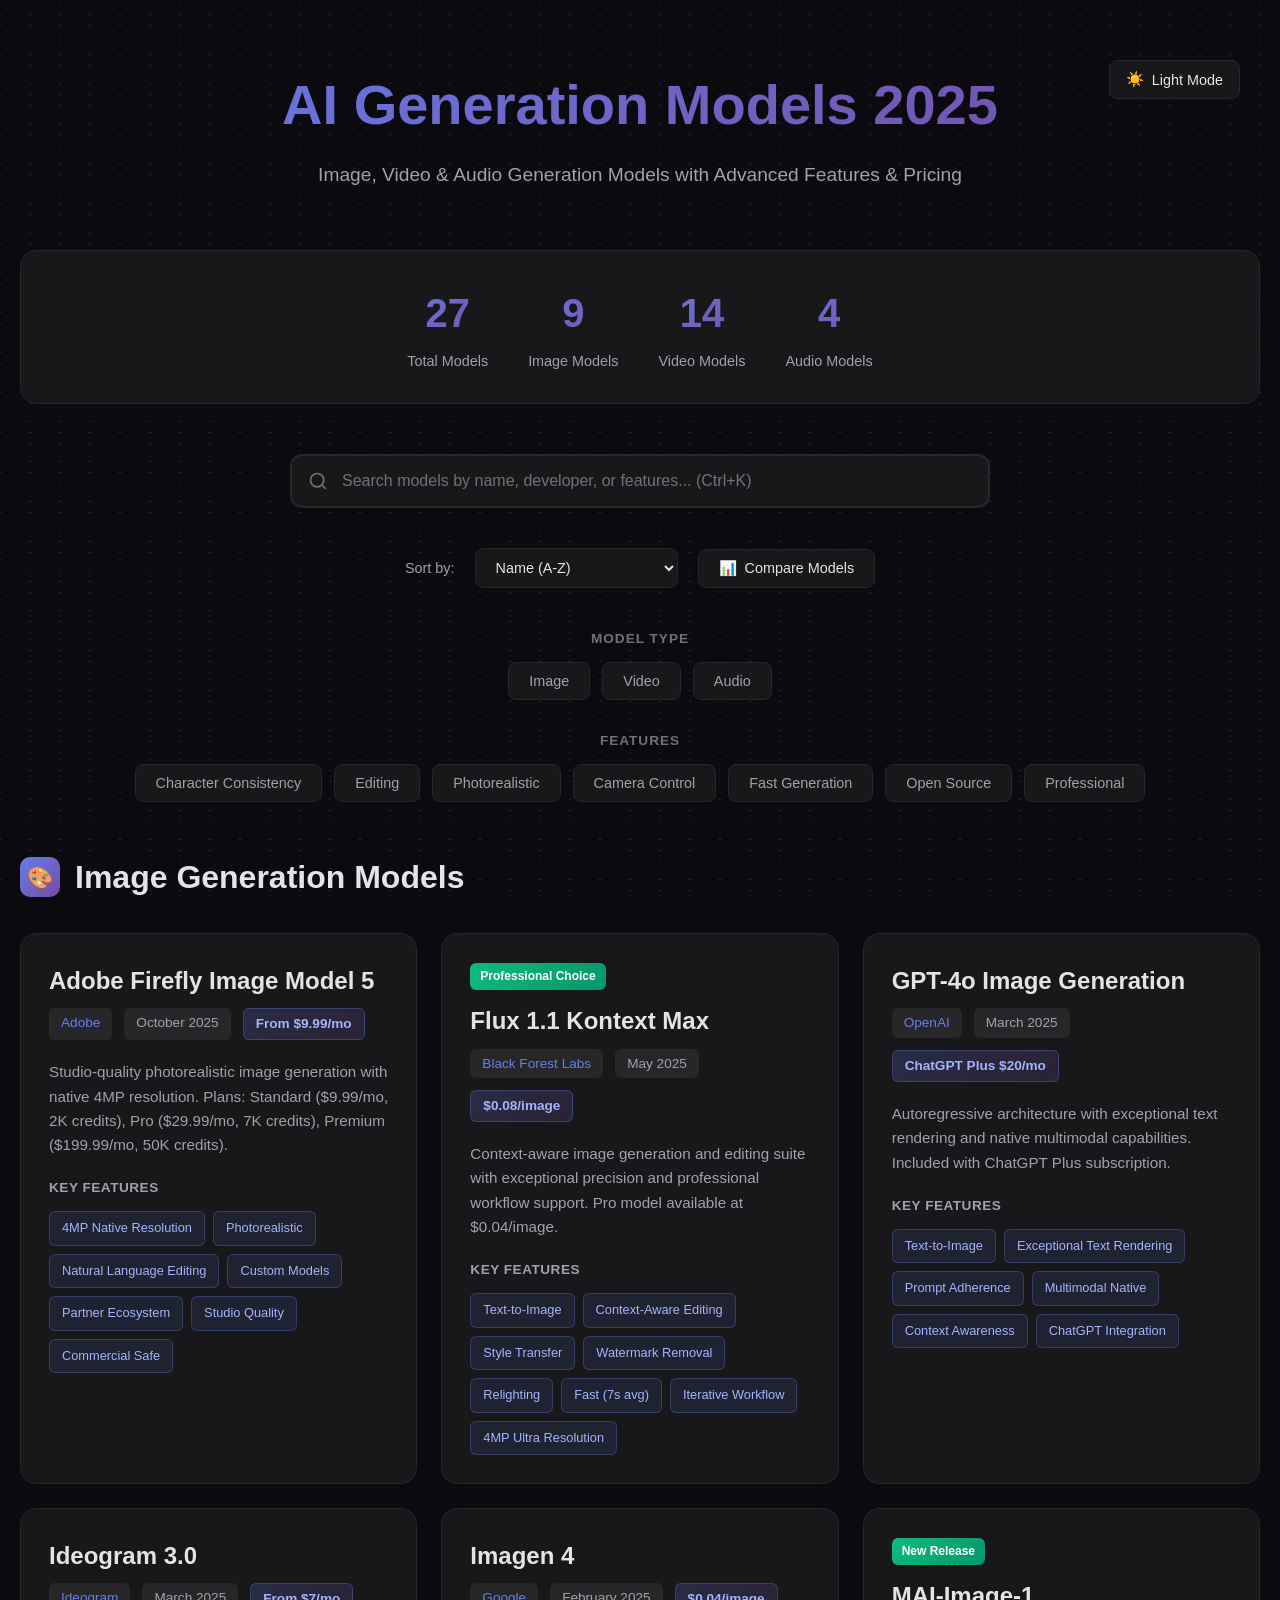
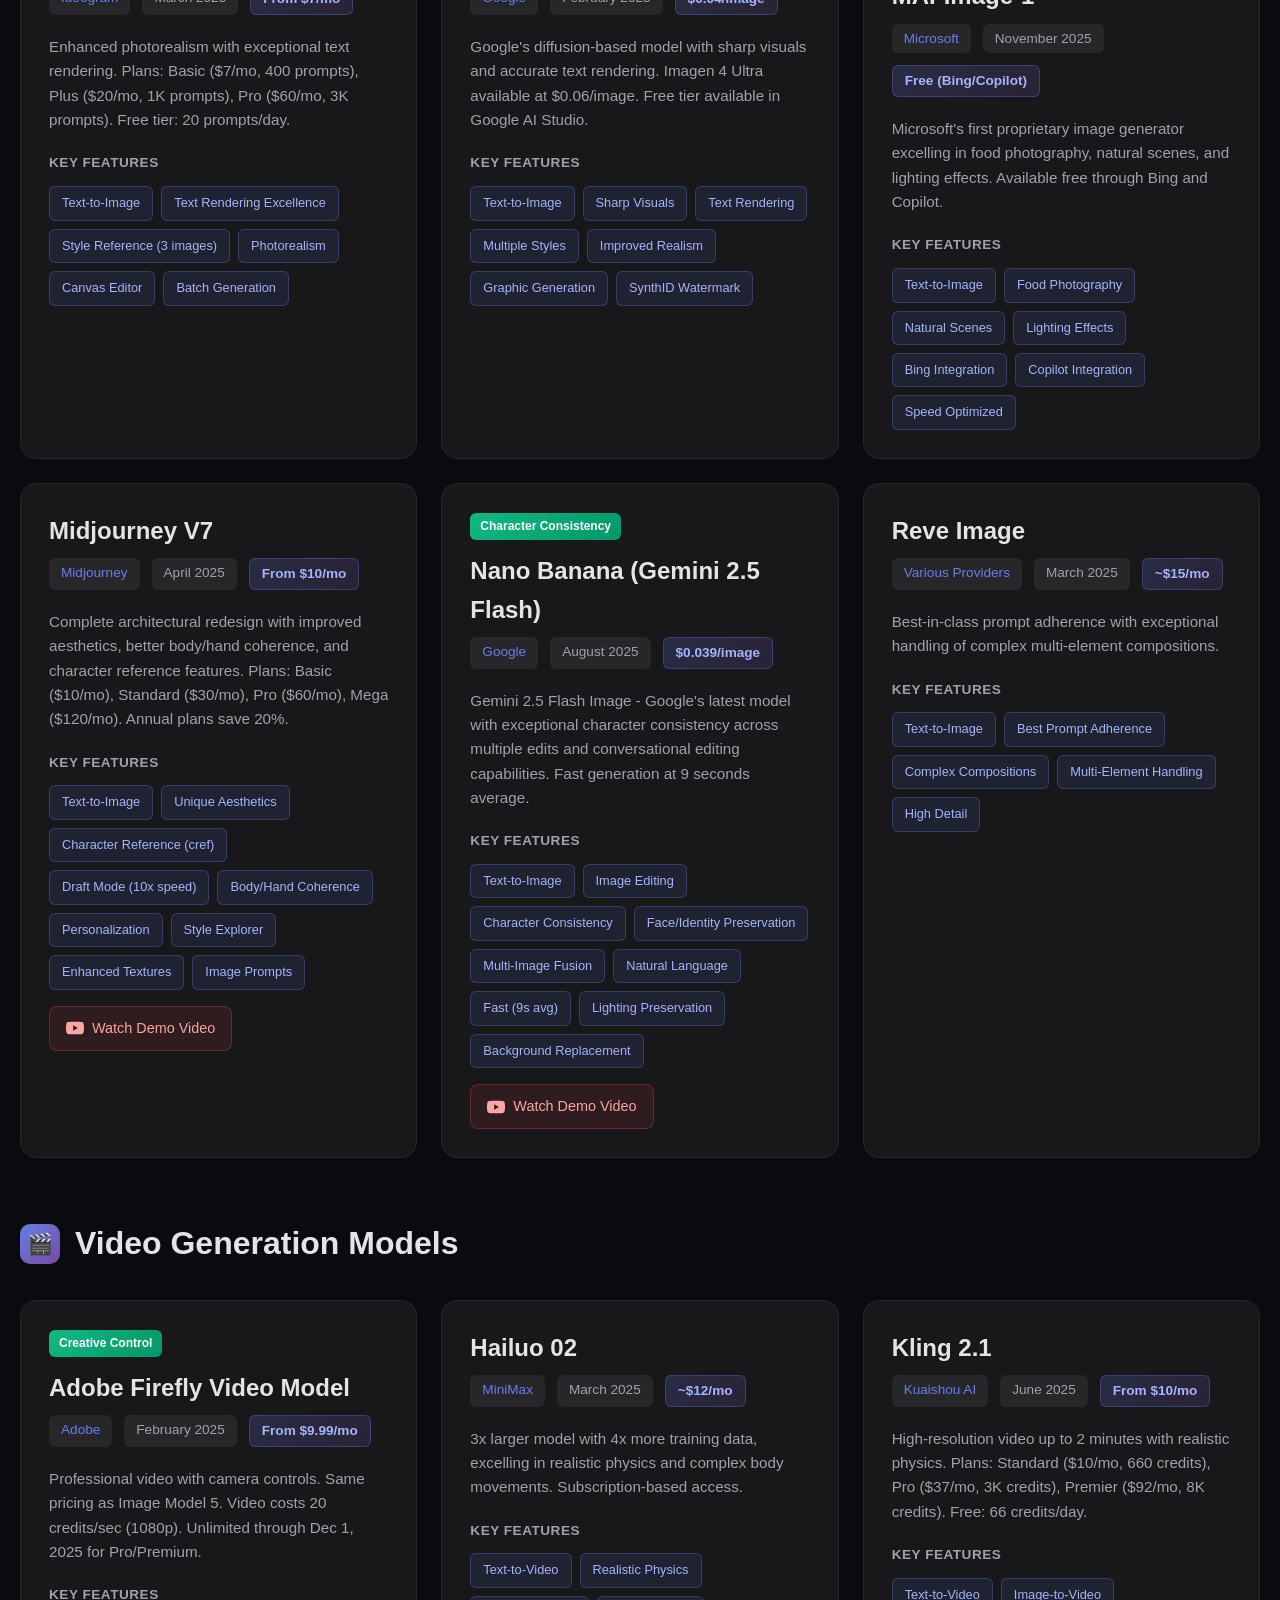
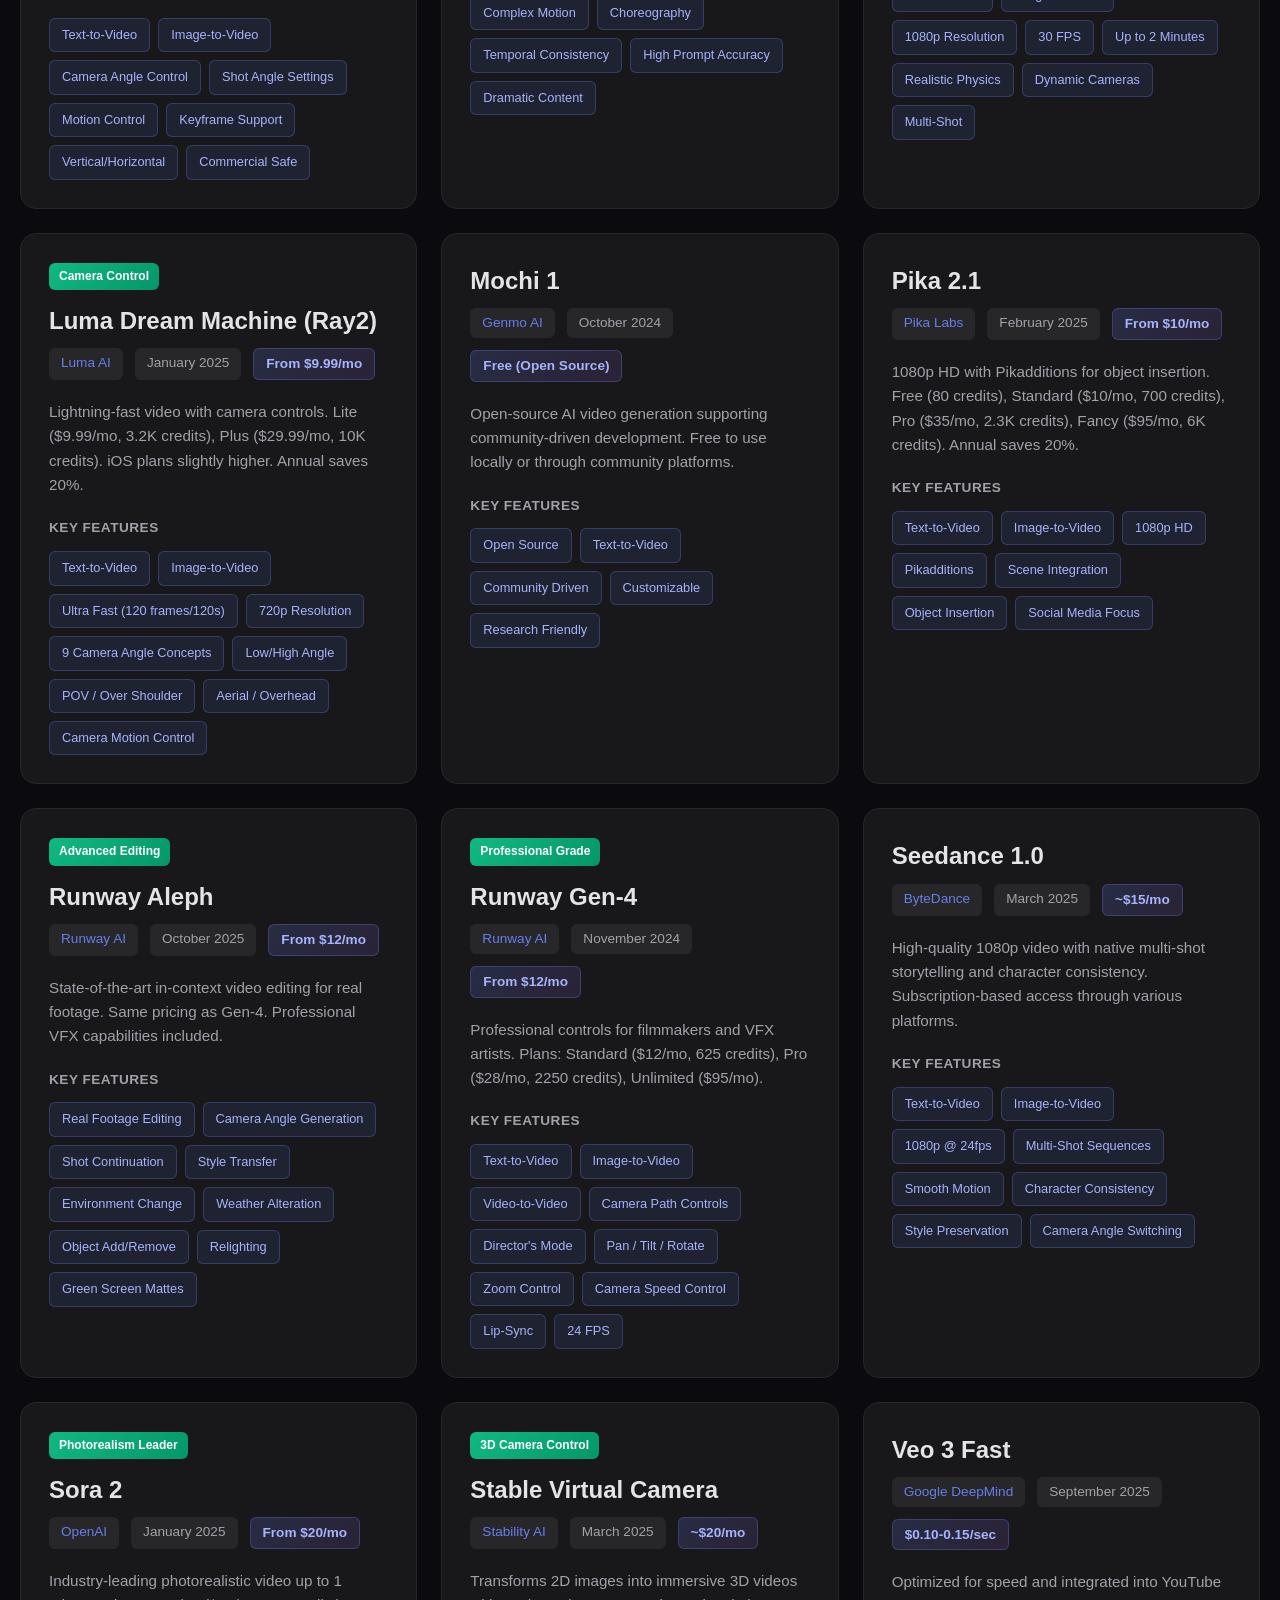
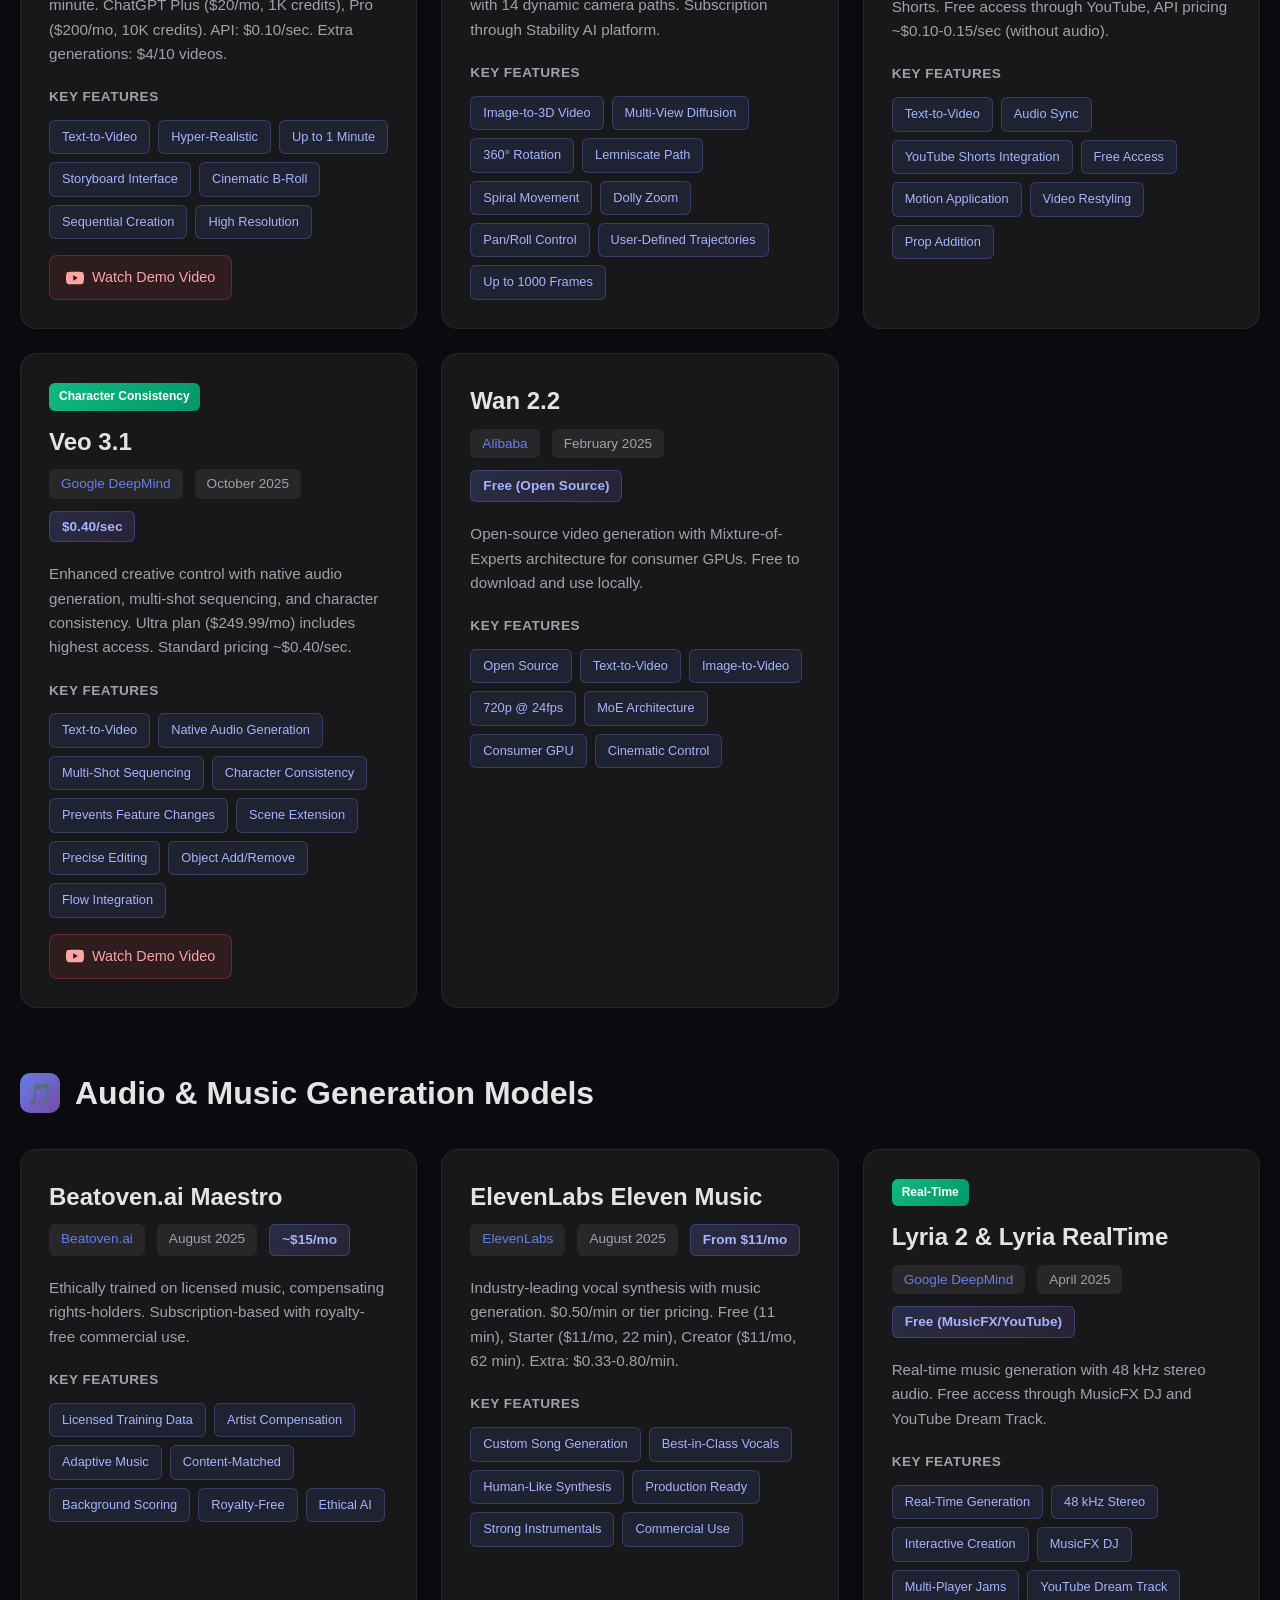
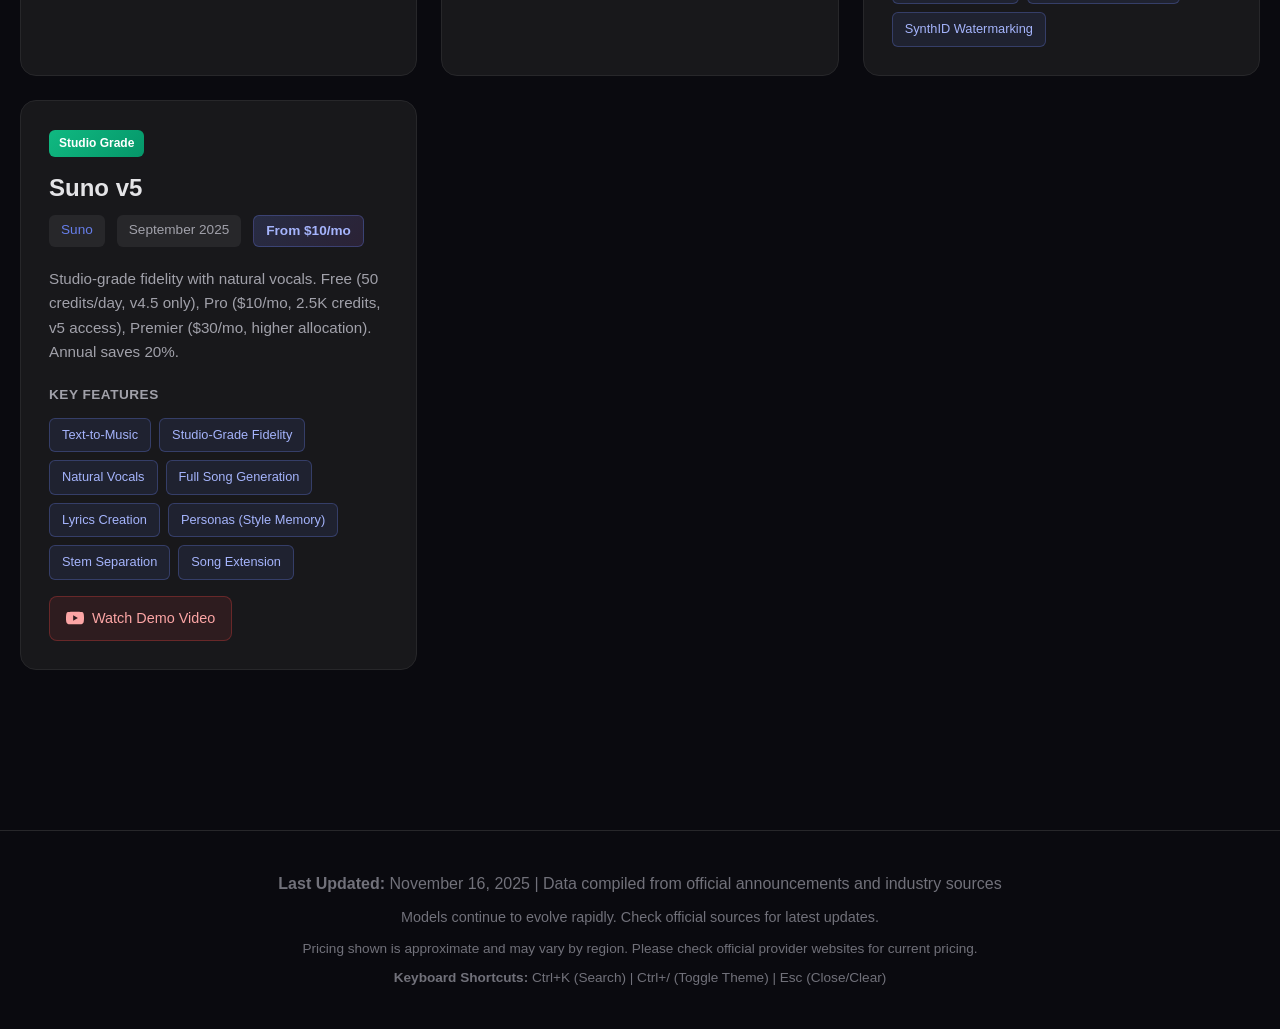
<file: index.html>
<!DOCTYPE html>
<html lang="en">
<head>
    <meta charset="UTF-8">
    <meta name="viewport" content="width=device-width, initial-scale=1.0">
    <meta name="description" content="Comprehensive showcase of AI image, video, and audio generation models in 2025 with pricing, features, and comparisons.">
    <meta name="keywords" content="AI models, image generation, video generation, audio generation, AI pricing, Sora, Midjourney, Runway, Veo">
    <title>AI Image, Video & Audio Models 2025 | Comprehensive Showcase</title>
    <link rel="stylesheet" href="styles.css">
</head>
<body>
    <!-- Interactive Dot Grid Background -->
    <canvas id="dotCanvas"></canvas>

    <!-- Screen reader announcements -->
    <div id="aria-announcements" class="visually-hidden" role="status" aria-live="polite" aria-atomic="true"></div>

    <div class="container">
        <header>
            <button id="themeToggle" class="theme-toggle" aria-label="Toggle theme">
                🌙 <span>Light Mode</span>
            </button>
            <h1>AI Generation Models 2025</h1>
            <p class="subtitle">Image, Video & Audio Generation Models with Advanced Features & Pricing</p>
        </header>

        <div class="stats-bar" role="region" aria-label="Statistics">
            <div class="stat-item">
                <div class="stat-number">27</div>
                <div class="stat-label">Total Models</div>
            </div>
            <div class="stat-item">
                <div class="stat-number">9</div>
                <div class="stat-label">Image Models</div>
            </div>
            <div class="stat-item">
                <div class="stat-number">14</div>
                <div class="stat-label">Video Models</div>
            </div>
            <div class="stat-item">
                <div class="stat-number">4</div>
                <div class="stat-label">Audio Models</div>
            </div>
        </div>

        <div class="search-container" role="search">
            <div class="search-wrapper">
                <svg class="search-icon" width="20" height="20" viewBox="0 0 24 24" fill="none" stroke="currentColor" stroke-width="2" stroke-linecap="round" stroke-linejoin="round" aria-hidden="true">
                    <circle cx="11" cy="11" r="8"></circle>
                    <path d="m21 21-4.35-4.35"></path>
                </svg>
                <input
                    type="text"
                    id="searchInput"
                    class="search-input"
                    placeholder="Search models by name, developer, or features... (Ctrl+K)"
                    autocomplete="off"
                    aria-label="Search models"
                />
                <button class="clear-search" id="clearSearch" style="display: none;" aria-label="Clear search">
                    <svg width="16" height="16" viewBox="0 0 24 24" fill="none" stroke="currentColor" stroke-width="2" stroke-linecap="round" stroke-linejoin="round" aria-hidden="true">
                        <line x1="18" y1="6" x2="6" y2="18"></line>
                        <line x1="6" y1="6" x2="18" y2="18"></line>
                    </svg>
                </button>
            </div>
            <div class="search-results-count" id="searchResultsCount" aria-live="polite"></div>
        </div>

        <div class="sorting-controls">
            <label for="sortSelect" class="sort-label">Sort by:</label>
            <select id="sortSelect" class="sort-select" aria-label="Sort models">
                <option value="name">Name (A-Z)</option>
                <option value="price-low">Price (Low to High)</option>
                <option value="price-high">Price (High to Low)</option>
                <option value="date">Release Date (Newest)</option>
            </select>
            <button id="comparisonToggle" class="comparison-toggle" aria-label="Toggle comparison mode">
                <span>📊</span> Compare Models
            </button>
        </div>

        <div class="filters-container" role="region" aria-label="Filters">
            <div class="filter-group">
                <div class="filter-label">Model Type</div>
                <div class="filters">
                    <button class="filter-btn" data-filter="image" aria-pressed="false">Image</button>
                    <button class="filter-btn" data-filter="video" aria-pressed="false">Video</button>
                    <button class="filter-btn" data-filter="audio" aria-pressed="false">Audio</button>
                </div>
            </div>

            <div class="filter-group">
                <div class="filter-label">Features</div>
                <div class="filters">
                    <button class="filter-btn" data-filter="consistency" aria-pressed="false">Character Consistency</button>
                    <button class="filter-btn" data-filter="editing" aria-pressed="false">Editing</button>
                    <button class="filter-btn" data-filter="realistic" aria-pressed="false">Photorealistic</button>
                    <button class="filter-btn" data-filter="camera-control" aria-pressed="false">Camera Control</button>
                    <button class="filter-btn" data-filter="fast" aria-pressed="false">Fast Generation</button>
                    <button class="filter-btn" data-filter="opensource" aria-pressed="false">Open Source</button>
                    <button class="filter-btn" data-filter="professional" aria-pressed="false">Professional</button>
                </div>
            </div>
        </div>

        <!-- IMAGE MODELS SECTION -->
        <section class="category-section" data-category="image">
            <h2 class="category-title">
                <span class="category-icon" aria-hidden="true">🎨</span>
                Image Generation Models
            </h2>
            <div class="models-grid">

                <!-- Nano Banana -->
                <article class="model-card" data-tags="image editing realistic fast consistency" data-price="0.039" data-date="2025-08">
                    <div class="highlight-badge">Character Consistency</div>
                    <div class="model-header">
                        <h3 class="model-name">Nano Banana (Gemini 2.5 Flash)</h3>
                        <div class="model-meta">
                            <span class="meta-tag developer">Google</span>
                            <span class="meta-tag release-date">August 2025</span>
                            <span class="meta-tag pricing-tag">$0.039/image</span>
                        </div>
                    </div>
                    <p class="model-description">
                        Gemini 2.5 Flash Image - Google's latest model with exceptional character consistency across multiple edits and conversational editing capabilities. Fast generation at 9 seconds average.
                    </p>
                    <div class="features-section">
                        <h4 class="features-title">Key Features</h4>
                        <div class="tags">
                            <span class="tag">Text-to-Image</span>
                            <span class="tag">Image Editing</span>
                            <span class="tag">Character Consistency</span>
                            <span class="tag">Face/Identity Preservation</span>
                            <span class="tag">Multi-Image Fusion</span>
                            <span class="tag">Natural Language</span>
                            <span class="tag">Fast (9s avg)</span>
                            <span class="tag">Lighting Preservation</span>
                            <span class="tag">Background Replacement</span>
                        </div>
                    </div>
                    <a href="https://www.youtube.com/watch?v=Y-A8sRlJNx8" target="_blank" rel="noopener noreferrer" class="demo-video-link">
                        <svg viewBox="0 0 24 24" fill="currentColor">
                            <path d="M23.498 6.186a3.016 3.016 0 0 0-2.122-2.136C19.505 3.545 12 3.545 12 3.545s-7.505 0-9.377.505A3.017 3.017 0 0 0 .502 6.186C0 8.07 0 12 0 12s0 3.93.502 5.814a3.016 3.016 0 0 0 2.122 2.136c1.871.505 9.376.505 9.376.505s7.505 0 9.377-.505a3.015 3.015 0 0 0 2.122-2.136C24 15.93 24 12 24 12s0-3.93-.502-5.814zM9.545 15.568V8.432L15.818 12l-6.273 3.568z"/>
                        </svg>
                        Watch Demo Video
                    </a>
                </article>

                <!-- Flux Kontext -->
                <article class="model-card" data-tags="image editing professional precise realistic" data-price="0.08" data-date="2025-05">
                    <div class="highlight-badge">Professional Choice</div>
                    <div class="model-header">
                        <h3 class="model-name">Flux 1.1 Kontext Max</h3>
                        <div class="model-meta">
                            <span class="meta-tag developer">Black Forest Labs</span>
                            <span class="meta-tag release-date">May 2025</span>
                            <span class="meta-tag pricing-tag">$0.08/image</span>
                        </div>
                    </div>
                    <p class="model-description">
                        Context-aware image generation and editing suite with exceptional precision and professional workflow support. Pro model available at $0.04/image.
                    </p>
                    <div class="features-section">
                        <h4 class="features-title">Key Features</h4>
                        <div class="tags">
                            <span class="tag">Text-to-Image</span>
                            <span class="tag">Context-Aware Editing</span>
                            <span class="tag">Style Transfer</span>
                            <span class="tag">Watermark Removal</span>
                            <span class="tag">Relighting</span>
                            <span class="tag">Fast (7s avg)</span>
                            <span class="tag">Iterative Workflow</span>
                            <span class="tag">4MP Ultra Resolution</span>
                        </div>
                    </div>
                </article>

                <!-- Midjourney V7 -->
                <article class="model-card" data-tags="image artistic creative aesthetic consistency" data-price="10" data-date="2025-04">
                    <div class="model-header">
                        <h3 class="model-name">Midjourney V7</h3>
                        <div class="model-meta">
                            <span class="meta-tag developer">Midjourney</span>
                            <span class="meta-tag release-date">April 2025</span>
                            <span class="meta-tag pricing-tag">From $10/mo</span>
                        </div>
                    </div>
                    <p class="model-description">
                        Complete architectural redesign with improved aesthetics, better body/hand coherence, and character reference features. Plans: Basic ($10/mo), Standard ($30/mo), Pro ($60/mo), Mega ($120/mo). Annual plans save 20%.
                    </p>
                    <div class="features-section">
                        <h4 class="features-title">Key Features</h4>
                        <div class="tags">
                            <span class="tag">Text-to-Image</span>
                            <span class="tag">Unique Aesthetics</span>
                            <span class="tag">Character Reference (cref)</span>
                            <span class="tag">Draft Mode (10x speed)</span>
                            <span class="tag">Body/Hand Coherence</span>
                            <span class="tag">Personalization</span>
                            <span class="tag">Style Explorer</span>
                            <span class="tag">Enhanced Textures</span>
                            <span class="tag">Image Prompts</span>
                        </div>
                    </div>
                    <a href="https://www.youtube.com/watch?v=8d4Q7NkcXQk" target="_blank" rel="noopener noreferrer" class="demo-video-link">
                        <svg viewBox="0 0 24 24" fill="currentColor">
                            <path d="M23.498 6.186a3.016 3.016 0 0 0-2.122-2.136C19.505 3.545 12 3.545 12 3.545s-7.505 0-9.377.505A3.017 3.017 0 0 0 .502 6.186C0 8.07 0 12 0 12s0 3.93.502 5.814a3.016 3.016 0 0 0 2.122 2.136c1.871.505 9.376.505 9.376.505s7.505 0 9.377-.505a3.015 3.015 0 0 0 2.122-2.136C24 15.93 24 12 24 12s0-3.93-.502-5.814zM9.545 15.568V8.432L15.818 12l-6.273 3.568z"/>
                        </svg>
                        Watch Demo Video
                    </a>
                </article>

                <!-- MAI-Image-1 -->
                <article class="model-card" data-tags="image realistic fast microsoft" data-price="0" data-date="2025-11">
                    <div class="highlight-badge">New Release</div>
                    <div class="model-header">
                        <h3 class="model-name">MAI-Image-1</h3>
                        <div class="model-meta">
                            <span class="meta-tag developer">Microsoft</span>
                            <span class="meta-tag release-date">November 2025</span>
                            <span class="meta-tag pricing-tag">Free (Bing/Copilot)</span>
                        </div>
                    </div>
                    <p class="model-description">
                        Microsoft's first proprietary image generator excelling in food photography, natural scenes, and lighting effects. Available free through Bing and Copilot.
                    </p>
                    <div class="features-section">
                        <h4 class="features-title">Key Features</h4>
                        <div class="tags">
                            <span class="tag">Text-to-Image</span>
                            <span class="tag">Food Photography</span>
                            <span class="tag">Natural Scenes</span>
                            <span class="tag">Lighting Effects</span>
                            <span class="tag">Bing Integration</span>
                            <span class="tag">Copilot Integration</span>
                            <span class="tag">Speed Optimized</span>
                        </div>
                    </div>
                </article>

                <!-- Adobe Firefly Image Model 5 -->
                <article class="model-card" data-tags="image realistic professional editing" data-price="9.99" data-date="2025-10">
                    <div class="model-header">
                        <h3 class="model-name">Adobe Firefly Image Model 5</h3>
                        <div class="model-meta">
                            <span class="meta-tag developer">Adobe</span>
                            <span class="meta-tag release-date">October 2025</span>
                            <span class="meta-tag pricing-tag">From $9.99/mo</span>
                        </div>
                    </div>
                    <p class="model-description">
                        Studio-quality photorealistic image generation with native 4MP resolution. Plans: Standard ($9.99/mo, 2K credits), Pro ($29.99/mo, 7K credits), Premium ($199.99/mo, 50K credits).
                    </p>
                    <div class="features-section">
                        <h4 class="features-title">Key Features</h4>
                        <div class="tags">
                            <span class="tag">4MP Native Resolution</span>
                            <span class="tag">Photorealistic</span>
                            <span class="tag">Natural Language Editing</span>
                            <span class="tag">Custom Models</span>
                            <span class="tag">Partner Ecosystem</span>
                            <span class="tag">Studio Quality</span>
                            <span class="tag">Commercial Safe</span>
                        </div>
                    </div>
                </article>

                <!-- GPT-4o Image -->
                <article class="model-card" data-tags="image realistic text professional" data-price="20" data-date="2025-03">
                    <div class="model-header">
                        <h3 class="model-name">GPT-4o Image Generation</h3>
                        <div class="model-meta">
                            <span class="meta-tag developer">OpenAI</span>
                            <span class="meta-tag release-date">March 2025</span>
                            <span class="meta-tag pricing-tag">ChatGPT Plus $20/mo</span>
                        </div>
                    </div>
                    <p class="model-description">
                        Autoregressive architecture with exceptional text rendering and native multimodal capabilities. Included with ChatGPT Plus subscription.
                    </p>
                    <div class="features-section">
                        <h4 class="features-title">Key Features</h4>
                        <div class="tags">
                            <span class="tag">Text-to-Image</span>
                            <span class="tag">Exceptional Text Rendering</span>
                            <span class="tag">Prompt Adherence</span>
                            <span class="tag">Multimodal Native</span>
                            <span class="tag">Context Awareness</span>
                            <span class="tag">ChatGPT Integration</span>
                        </div>
                    </div>
                </article>

                <!-- Reve Image -->
                <article class="model-card" data-tags="image realistic precise" data-price="15" data-date="2025-03">
                    <div class="model-header">
                        <h3 class="model-name">Reve Image</h3>
                        <div class="model-meta">
                            <span class="meta-tag developer">Various Providers</span>
                            <span class="meta-tag release-date">March 2025</span>
                            <span class="meta-tag pricing-tag">~$15/mo</span>
                        </div>
                    </div>
                    <p class="model-description">
                        Best-in-class prompt adherence with exceptional handling of complex multi-element compositions.
                    </p>
                    <div class="features-section">
                        <h4 class="features-title">Key Features</h4>
                        <div class="tags">
                            <span class="tag">Text-to-Image</span>
                            <span class="tag">Best Prompt Adherence</span>
                            <span class="tag">Complex Compositions</span>
                            <span class="tag">Multi-Element Handling</span>
                            <span class="tag">High Detail</span>
                        </div>
                    </div>
                </article>

                <!-- Ideogram 3.0 -->
                <article class="model-card" data-tags="image text design realistic" data-price="7" data-date="2025-03">
                    <div class="model-header">
                        <h3 class="model-name">Ideogram 3.0</h3>
                        <div class="model-meta">
                            <span class="meta-tag developer">Ideogram</span>
                            <span class="meta-tag release-date">March 2025</span>
                            <span class="meta-tag pricing-tag">From $7/mo</span>
                        </div>
                    </div>
                    <p class="model-description">
                        Enhanced photorealism with exceptional text rendering. Plans: Basic ($7/mo, 400 prompts), Plus ($20/mo, 1K prompts), Pro ($60/mo, 3K prompts). Free tier: 20 prompts/day.
                    </p>
                    <div class="features-section">
                        <h4 class="features-title">Key Features</h4>
                        <div class="tags">
                            <span class="tag">Text-to-Image</span>
                            <span class="tag">Text Rendering Excellence</span>
                            <span class="tag">Style Reference (3 images)</span>
                            <span class="tag">Photorealism</span>
                            <span class="tag">Canvas Editor</span>
                            <span class="tag">Batch Generation</span>
                        </div>
                    </div>
                </article>

                <!-- Imagen 4 -->
                <article class="model-card" data-tags="image realistic text google" data-price="0.04" data-date="2025-02">
                    <div class="model-header">
                        <h3 class="model-name">Imagen 4</h3>
                        <div class="model-meta">
                            <span class="meta-tag developer">Google</span>
                            <span class="meta-tag release-date">February 2025</span>
                            <span class="meta-tag pricing-tag">$0.04/image</span>
                        </div>
                    </div>
                    <p class="model-description">
                        Google's diffusion-based model with sharp visuals and accurate text rendering. Imagen 4 Ultra available at $0.06/image. Free tier available in Google AI Studio.
                    </p>
                    <div class="features-section">
                        <h4 class="features-title">Key Features</h4>
                        <div class="tags">
                            <span class="tag">Text-to-Image</span>
                            <span class="tag">Sharp Visuals</span>
                            <span class="tag">Text Rendering</span>
                            <span class="tag">Multiple Styles</span>
                            <span class="tag">Improved Realism</span>
                            <span class="tag">Graphic Generation</span>
                            <span class="tag">SynthID Watermark</span>
                        </div>
                    </div>
                </article>

            </div>
        </section>

        <!-- VIDEO MODELS SECTION -->
        <section class="category-section" data-category="video">
            <h2 class="category-title">
                <span class="category-icon" aria-hidden="true">🎬</span>
                Video Generation Models
            </h2>
            <div class="models-grid">

                <!-- Veo 3.1 -->
                <article class="model-card" data-tags="video audio realistic editing multishot consistency" data-price="0.40" data-date="2025-10">
                    <div class="highlight-badge">Character Consistency</div>
                    <div class="model-header">
                        <h3 class="model-name">Veo 3.1</h3>
                        <div class="model-meta">
                            <span class="meta-tag developer">Google DeepMind</span>
                            <span class="meta-tag release-date">October 2025</span>
                            <span class="meta-tag pricing-tag">$0.40/sec</span>
                        </div>
                    </div>
                    <p class="model-description">
                        Enhanced creative control with native audio generation, multi-shot sequencing, and character consistency. Ultra plan ($249.99/mo) includes highest access. Standard pricing ~$0.40/sec.
                    </p>
                    <div class="features-section">
                        <h4 class="features-title">Key Features</h4>
                        <div class="tags">
                            <span class="tag">Text-to-Video</span>
                            <span class="tag">Native Audio Generation</span>
                            <span class="tag">Multi-Shot Sequencing</span>
                            <span class="tag">Character Consistency</span>
                            <span class="tag">Prevents Feature Changes</span>
                            <span class="tag">Scene Extension</span>
                            <span class="tag">Precise Editing</span>
                            <span class="tag">Object Add/Remove</span>
                            <span class="tag">Flow Integration</span>
                        </div>
                    </div>
                    <a href="https://www.youtube.com/watch?v=V02Kd5aLcMM" target="_blank" rel="noopener noreferrer" class="demo-video-link">
                        <svg viewBox="0 0 24 24" fill="currentColor">
                            <path d="M23.498 6.186a3.016 3.016 0 0 0-2.122-2.136C19.505 3.545 12 3.545 12 3.545s-7.505 0-9.377.505A3.017 3.017 0 0 0 .502 6.186C0 8.07 0 12 0 12s0 3.93.502 5.814a3.016 3.016 0 0 0 2.122 2.136c1.871.505 9.376.505 9.376.505s7.505 0 9.377-.505a3.015 3.015 0 0 0 2.122-2.136C24 15.93 24 12 24 12s0-3.93-.502-5.814zM9.545 15.568V8.432L15.818 12l-6.273 3.568z"/>
                        </svg>
                        Watch Demo Video
                    </a>
                </article>

                <!-- Veo 3 Fast -->
                <article class="model-card" data-tags="video audio fast youtube free" data-price="0.10" data-date="2025-09">
                    <div class="model-header">
                        <h3 class="model-name">Veo 3 Fast</h3>
                        <div class="model-meta">
                            <span class="meta-tag developer">Google DeepMind</span>
                            <span class="meta-tag release-date">September 2025</span>
                            <span class="meta-tag pricing-tag">$0.10-0.15/sec</span>
                        </div>
                    </div>
                    <p class="model-description">
                        Optimized for speed and integrated into YouTube Shorts. Free access through YouTube, API pricing ~$0.10-0.15/sec (without audio).
                    </p>
                    <div class="features-section">
                        <h4 class="features-title">Key Features</h4>
                        <div class="tags">
                            <span class="tag">Text-to-Video</span>
                            <span class="tag">Audio Sync</span>
                            <span class="tag">YouTube Shorts Integration</span>
                            <span class="tag">Free Access</span>
                            <span class="tag">Motion Application</span>
                            <span class="tag">Video Restyling</span>
                            <span class="tag">Prop Addition</span>
                        </div>
                    </div>
                </article>

                <!-- Sora 2 -->
                <article class="model-card" data-tags="video realistic cinematic professional" data-price="20" data-date="2025-01">
                    <div class="highlight-badge">Photorealism Leader</div>
                    <div class="model-header">
                        <h3 class="model-name">Sora 2</h3>
                        <div class="model-meta">
                            <span class="meta-tag developer">OpenAI</span>
                            <span class="meta-tag release-date">January 2025</span>
                            <span class="meta-tag pricing-tag">From $20/mo</span>
                        </div>
                    </div>
                    <p class="model-description">
                        Industry-leading photorealistic video up to 1 minute. ChatGPT Plus ($20/mo, 1K credits), Pro ($200/mo, 10K credits). API: $0.10/sec. Extra generations: $4/10 videos.
                    </p>
                    <div class="features-section">
                        <h4 class="features-title">Key Features</h4>
                        <div class="tags">
                            <span class="tag">Text-to-Video</span>
                            <span class="tag">Hyper-Realistic</span>
                            <span class="tag">Up to 1 Minute</span>
                            <span class="tag">Storyboard Interface</span>
                            <span class="tag">Cinematic B-Roll</span>
                            <span class="tag">Sequential Creation</span>
                            <span class="tag">High Resolution</span>
                        </div>
                    </div>
                    <a href="https://www.youtube.com/watch?v=HK6DeZwol1k" target="_blank" rel="noopener noreferrer" class="demo-video-link">
                        <svg viewBox="0 0 24 24" fill="currentColor">
                            <path d="M23.498 6.186a3.016 3.016 0 0 0-2.122-2.136C19.505 3.545 12 3.545 12 3.545s-7.505 0-9.377.505A3.017 3.017 0 0 0 .502 6.186C0 8.07 0 12 0 12s0 3.93.502 5.814a3.016 3.016 0 0 0 2.122 2.136c1.871.505 9.376.505 9.376.505s7.505 0 9.377-.505a3.015 3.015 0 0 0 2.122-2.136C24 15.93 24 12 24 12s0-3.93-.502-5.814zM9.545 15.568V8.432L15.818 12l-6.273 3.568z"/>
                        </svg>
                        Watch Demo Video
                    </a>
                </article>

                <!-- Runway Gen-4 -->
                <article class="model-card" data-tags="video professional editing cinematic realistic camera-control" data-price="12" data-date="2024-11">
                    <div class="highlight-badge">Professional Grade</div>
                    <div class="model-header">
                        <h3 class="model-name">Runway Gen-4</h3>
                        <div class="model-meta">
                            <span class="meta-tag developer">Runway AI</span>
                            <span class="meta-tag release-date">November 2024</span>
                            <span class="meta-tag pricing-tag">From $12/mo</span>
                        </div>
                    </div>
                    <p class="model-description">
                        Professional controls for filmmakers and VFX artists. Plans: Standard ($12/mo, 625 credits), Pro ($28/mo, 2250 credits), Unlimited ($95/mo).
                    </p>
                    <div class="features-section">
                        <h4 class="features-title">Key Features</h4>
                        <div class="tags">
                            <span class="tag">Text-to-Video</span>
                            <span class="tag">Image-to-Video</span>
                            <span class="tag">Video-to-Video</span>
                            <span class="tag">Camera Path Controls</span>
                            <span class="tag">Director's Mode</span>
                            <span class="tag">Pan / Tilt / Rotate</span>
                            <span class="tag">Zoom Control</span>
                            <span class="tag">Camera Speed Control</span>
                            <span class="tag">Lip-Sync</span>
                            <span class="tag">24 FPS</span>
                        </div>
                    </div>
                </article>

                <!-- Kling 2.1 -->
                <article class="model-card" data-tags="video realistic physics long cinematic" data-price="10" data-date="2025-06">
                    <div class="model-header">
                        <h3 class="model-name">Kling 2.1</h3>
                        <div class="model-meta">
                            <span class="meta-tag developer">Kuaishou AI</span>
                            <span class="meta-tag release-date">June 2025</span>
                            <span class="meta-tag pricing-tag">From $10/mo</span>
                        </div>
                    </div>
                    <p class="model-description">
                        High-resolution video up to 2 minutes with realistic physics. Plans: Standard ($10/mo, 660 credits), Pro ($37/mo, 3K credits), Premier ($92/mo, 8K credits). Free: 66 credits/day.
                    </p>
                    <div class="features-section">
                        <h4 class="features-title">Key Features</h4>
                        <div class="tags">
                            <span class="tag">Text-to-Video</span>
                            <span class="tag">Image-to-Video</span>
                            <span class="tag">1080p Resolution</span>
                            <span class="tag">30 FPS</span>
                            <span class="tag">Up to 2 Minutes</span>
                            <span class="tag">Realistic Physics</span>
                            <span class="tag">Dynamic Cameras</span>
                            <span class="tag">Multi-Shot</span>
                        </div>
                    </div>
                </article>

                <!-- Luma Dream Machine -->
                <article class="model-card" data-tags="video fast realistic accessible camera-control" data-price="9.99" data-date="2025-01">
                    <div class="highlight-badge">Camera Control</div>
                    <div class="model-header">
                        <h3 class="model-name">Luma Dream Machine (Ray2)</h3>
                        <div class="model-meta">
                            <span class="meta-tag developer">Luma AI</span>
                            <span class="meta-tag release-date">January 2025</span>
                            <span class="meta-tag pricing-tag">From $9.99/mo</span>
                        </div>
                    </div>
                    <p class="model-description">
                        Lightning-fast video with camera controls. Lite ($9.99/mo, 3.2K credits), Plus ($29.99/mo, 10K credits). iOS plans slightly higher. Annual saves 20%.
                    </p>
                    <div class="features-section">
                        <h4 class="features-title">Key Features</h4>
                        <div class="tags">
                            <span class="tag">Text-to-Video</span>
                            <span class="tag">Image-to-Video</span>
                            <span class="tag">Ultra Fast (120 frames/120s)</span>
                            <span class="tag">720p Resolution</span>
                            <span class="tag">9 Camera Angle Concepts</span>
                            <span class="tag">Low/High Angle</span>
                            <span class="tag">POV / Over Shoulder</span>
                            <span class="tag">Aerial / Overhead</span>
                            <span class="tag">Camera Motion Control</span>
                        </div>
                    </div>
                </article>

                <!-- Pika 2.1 -->
                <article class="model-card" data-tags="video editing realistic social" data-price="10" data-date="2025-02">
                    <div class="model-header">
                        <h3 class="model-name">Pika 2.1</h3>
                        <div class="model-meta">
                            <span class="meta-tag developer">Pika Labs</span>
                            <span class="meta-tag release-date">February 2025</span>
                            <span class="meta-tag pricing-tag">From $10/mo</span>
                        </div>
                    </div>
                    <p class="model-description">
                        1080p HD with Pikadditions for object insertion. Free (80 credits), Standard ($10/mo, 700 credits), Pro ($35/mo, 2.3K credits), Fancy ($95/mo, 6K credits). Annual saves 20%.
                    </p>
                    <div class="features-section">
                        <h4 class="features-title">Key Features</h4>
                        <div class="tags">
                            <span class="tag">Text-to-Video</span>
                            <span class="tag">Image-to-Video</span>
                            <span class="tag">1080p HD</span>
                            <span class="tag">Pikadditions</span>
                            <span class="tag">Scene Integration</span>
                            <span class="tag">Object Insertion</span>
                            <span class="tag">Social Media Focus</span>
                        </div>
                    </div>
                </article>

                <!-- Hailuo 02 -->
                <article class="model-card" data-tags="video physics realistic dramatic" data-price="12" data-date="2025-03">
                    <div class="model-header">
                        <h3 class="model-name">Hailuo 02</h3>
                        <div class="model-meta">
                            <span class="meta-tag developer">MiniMax</span>
                            <span class="meta-tag release-date">March 2025</span>
                            <span class="meta-tag pricing-tag">~$12/mo</span>
                        </div>
                    </div>
                    <p class="model-description">
                        3x larger model with 4x more training data, excelling in realistic physics and complex body movements. Subscription-based access.
                    </p>
                    <div class="features-section">
                        <h4 class="features-title">Key Features</h4>
                        <div class="tags">
                            <span class="tag">Text-to-Video</span>
                            <span class="tag">Realistic Physics</span>
                            <span class="tag">Complex Motion</span>
                            <span class="tag">Choreography</span>
                            <span class="tag">Temporal Consistency</span>
                            <span class="tag">High Prompt Accuracy</span>
                            <span class="tag">Dramatic Content</span>
                        </div>
                    </div>
                </article>

                <!-- Wan 2.2 -->
                <article class="model-card" data-tags="video opensource cinematic" data-price="0" data-date="2025-02">
                    <div class="model-header">
                        <h3 class="model-name">Wan 2.2</h3>
                        <div class="model-meta">
                            <span class="meta-tag developer">Alibaba</span>
                            <span class="meta-tag release-date">February 2025</span>
                            <span class="meta-tag pricing-tag">Free (Open Source)</span>
                        </div>
                    </div>
                    <p class="model-description">
                        Open-source video generation with Mixture-of-Experts architecture for consumer GPUs. Free to download and use locally.
                    </p>
                    <div class="features-section">
                        <h4 class="features-title">Key Features</h4>
                        <div class="tags">
                            <span class="tag">Open Source</span>
                            <span class="tag">Text-to-Video</span>
                            <span class="tag">Image-to-Video</span>
                            <span class="tag">720p @ 24fps</span>
                            <span class="tag">MoE Architecture</span>
                            <span class="tag">Consumer GPU</span>
                            <span class="tag">Cinematic Control</span>
                        </div>
                    </div>
                </article>

                <!-- Adobe Firefly Video Model -->
                <article class="model-card" data-tags="video professional camera-control editing" data-price="9.99" data-date="2025-02">
                    <div class="highlight-badge">Creative Control</div>
                    <div class="model-header">
                        <h3 class="model-name">Adobe Firefly Video Model</h3>
                        <div class="model-meta">
                            <span class="meta-tag developer">Adobe</span>
                            <span class="meta-tag release-date">February 2025</span>
                            <span class="meta-tag pricing-tag">From $9.99/mo</span>
                        </div>
                    </div>
                    <p class="model-description">
                        Professional video with camera controls. Same pricing as Image Model 5. Video costs 20 credits/sec (1080p). Unlimited through Dec 1, 2025 for Pro/Premium.
                    </p>
                    <div class="features-section">
                        <h4 class="features-title">Key Features</h4>
                        <div class="tags">
                            <span class="tag">Text-to-Video</span>
                            <span class="tag">Image-to-Video</span>
                            <span class="tag">Camera Angle Control</span>
                            <span class="tag">Shot Angle Settings</span>
                            <span class="tag">Motion Control</span>
                            <span class="tag">Keyframe Support</span>
                            <span class="tag">Vertical/Horizontal</span>
                            <span class="tag">Commercial Safe</span>
                        </div>
                    </div>
                </article>

                <!-- Seedance 1.0 -->
                <article class="model-card" data-tags="video realistic multishot consistency" data-price="15" data-date="2025-03">
                    <div class="model-header">
                        <h3 class="model-name">Seedance 1.0</h3>
                        <div class="model-meta">
                            <span class="meta-tag developer">ByteDance</span>
                            <span class="meta-tag release-date">March 2025</span>
                            <span class="meta-tag pricing-tag">~$15/mo</span>
                        </div>
                    </div>
                    <p class="model-description">
                        High-quality 1080p video with native multi-shot storytelling and character consistency. Subscription-based access through various platforms.
                    </p>
                    <div class="features-section">
                        <h4 class="features-title">Key Features</h4>
                        <div class="tags">
                            <span class="tag">Text-to-Video</span>
                            <span class="tag">Image-to-Video</span>
                            <span class="tag">1080p @ 24fps</span>
                            <span class="tag">Multi-Shot Sequences</span>
                            <span class="tag">Smooth Motion</span>
                            <span class="tag">Character Consistency</span>
                            <span class="tag">Style Preservation</span>
                            <span class="tag">Camera Angle Switching</span>
                        </div>
                    </div>
                </article>

                <!-- Mochi 1 -->
                <article class="model-card" data-tags="video opensource" data-price="0" data-date="2024-10">
                    <div class="model-header">
                        <h3 class="model-name">Mochi 1</h3>
                        <div class="model-meta">
                            <span class="meta-tag developer">Genmo AI</span>
                            <span class="meta-tag release-date">October 2024</span>
                            <span class="meta-tag pricing-tag">Free (Open Source)</span>
                        </div>
                    </div>
                    <p class="model-description">
                        Open-source AI video generation supporting community-driven development. Free to use locally or through community platforms.
                    </p>
                    <div class="features-section">
                        <h4 class="features-title">Key Features</h4>
                        <div class="tags">
                            <span class="tag">Open Source</span>
                            <span class="tag">Text-to-Video</span>
                            <span class="tag">Community Driven</span>
                            <span class="tag">Customizable</span>
                            <span class="tag">Research Friendly</span>
                        </div>
                    </div>
                </article>

                <!-- Stable Virtual Camera -->
                <article class="model-card" data-tags="video camera-control 3d realistic" data-price="20" data-date="2025-03">
                    <div class="highlight-badge">3D Camera Control</div>
                    <div class="model-header">
                        <h3 class="model-name">Stable Virtual Camera</h3>
                        <div class="model-meta">
                            <span class="meta-tag developer">Stability AI</span>
                            <span class="meta-tag release-date">March 2025</span>
                            <span class="meta-tag pricing-tag">~$20/mo</span>
                        </div>
                    </div>
                    <p class="model-description">
                        Transforms 2D images into immersive 3D videos with 14 dynamic camera paths. Subscription through Stability AI platform.
                    </p>
                    <div class="features-section">
                        <h4 class="features-title">Key Features</h4>
                        <div class="tags">
                            <span class="tag">Image-to-3D Video</span>
                            <span class="tag">Multi-View Diffusion</span>
                            <span class="tag">360° Rotation</span>
                            <span class="tag">Lemniscate Path</span>
                            <span class="tag">Spiral Movement</span>
                            <span class="tag">Dolly Zoom</span>
                            <span class="tag">Pan/Roll Control</span>
                            <span class="tag">User-Defined Trajectories</span>
                            <span class="tag">Up to 1000 Frames</span>
                        </div>
                    </div>
                </article>

                <!-- Runway Aleph -->
                <article class="model-card" data-tags="video editing camera-control professional realistic" data-price="12" data-date="2025-10">
                    <div class="highlight-badge">Advanced Editing</div>
                    <div class="model-header">
                        <h3 class="model-name">Runway Aleph</h3>
                        <div class="model-meta">
                            <span class="meta-tag developer">Runway AI</span>
                            <span class="meta-tag release-date">October 2025</span>
                            <span class="meta-tag pricing-tag">From $12/mo</span>
                        </div>
                    </div>
                    <p class="model-description">
                        State-of-the-art in-context video editing for real footage. Same pricing as Gen-4. Professional VFX capabilities included.
                    </p>
                    <div class="features-section">
                        <h4 class="features-title">Key Features</h4>
                        <div class="tags">
                            <span class="tag">Real Footage Editing</span>
                            <span class="tag">Camera Angle Generation</span>
                            <span class="tag">Shot Continuation</span>
                            <span class="tag">Style Transfer</span>
                            <span class="tag">Environment Change</span>
                            <span class="tag">Weather Alteration</span>
                            <span class="tag">Object Add/Remove</span>
                            <span class="tag">Relighting</span>
                            <span class="tag">Green Screen Mattes</span>
                        </div>
                    </div>
                </article>

            </div>
        </section>

        <!-- AUDIO MODELS SECTION -->
        <section class="category-section" data-category="audio">
            <h2 class="category-title">
                <span class="category-icon" aria-hidden="true">🎵</span>
                Audio & Music Generation Models
            </h2>
            <div class="models-grid">

                <!-- Lyria 2 -->
                <article class="model-card" data-tags="audio music realtime interactive" data-price="0" data-date="2025-04">
                    <div class="highlight-badge">Real-Time</div>
                    <div class="model-header">
                        <h3 class="model-name">Lyria 2 & Lyria RealTime</h3>
                        <div class="model-meta">
                            <span class="meta-tag developer">Google DeepMind</span>
                            <span class="meta-tag release-date">April 2025</span>
                            <span class="meta-tag pricing-tag">Free (MusicFX/YouTube)</span>
                        </div>
                    </div>
                    <p class="model-description">
                        Real-time music generation with 48 kHz stereo audio. Free access through MusicFX DJ and YouTube Dream Track.
                    </p>
                    <div class="features-section">
                        <h4 class="features-title">Key Features</h4>
                        <div class="tags">
                            <span class="tag">Real-Time Generation</span>
                            <span class="tag">48 kHz Stereo</span>
                            <span class="tag">Interactive Creation</span>
                            <span class="tag">MusicFX DJ</span>
                            <span class="tag">Multi-Player Jams</span>
                            <span class="tag">YouTube Dream Track</span>
                            <span class="tag">SynthID Watermarking</span>
                        </div>
                    </div>
                </article>

                <!-- Suno v5 -->
                <article class="model-card" data-tags="audio music vocals studio" data-price="10" data-date="2025-09">
                    <div class="highlight-badge">Studio Grade</div>
                    <div class="model-header">
                        <h3 class="model-name">Suno v5</h3>
                        <div class="model-meta">
                            <span class="meta-tag developer">Suno</span>
                            <span class="meta-tag release-date">September 2025</span>
                            <span class="meta-tag pricing-tag">From $10/mo</span>
                        </div>
                    </div>
                    <p class="model-description">
                        Studio-grade fidelity with natural vocals. Free (50 credits/day, v4.5 only), Pro ($10/mo, 2.5K credits, v5 access), Premier ($30/mo, higher allocation). Annual saves 20%.
                    </p>
                    <div class="features-section">
                        <h4 class="features-title">Key Features</h4>
                        <div class="tags">
                            <span class="tag">Text-to-Music</span>
                            <span class="tag">Studio-Grade Fidelity</span>
                            <span class="tag">Natural Vocals</span>
                            <span class="tag">Full Song Generation</span>
                            <span class="tag">Lyrics Creation</span>
                            <span class="tag">Personas (Style Memory)</span>
                            <span class="tag">Stem Separation</span>
                            <span class="tag">Song Extension</span>
                        </div>
                    </div>
                    <a href="https://www.youtube.com/watch?v=bXQzBHjzomo" target="_blank" rel="noopener noreferrer" class="demo-video-link">
                        <svg viewBox="0 0 24 24" fill="currentColor">
                            <path d="M23.498 6.186a3.016 3.016 0 0 0-2.122-2.136C19.505 3.545 12 3.545 12 3.545s-7.505 0-9.377.505A3.017 3.017 0 0 0 .502 6.186C0 8.07 0 12 0 12s0 3.93.502 5.814a3.016 3.016 0 0 0 2.122 2.136c1.871.505 9.376.505 9.376.505s7.505 0 9.377-.505a3.015 3.015 0 0 0 2.122-2.136C24 15.93 24 12 24 12s0-3.93-.502-5.814zM9.545 15.568V8.432L15.818 12l-6.273 3.568z"/>
                        </svg>
                        Watch Demo Video
                    </a>
                </article>

                <!-- Eleven Music -->
                <article class="model-card" data-tags="audio music vocals realistic" data-price="11" data-date="2025-08">
                    <div class="model-header">
                        <h3 class="model-name">ElevenLabs Eleven Music</h3>
                        <div class="model-meta">
                            <span class="meta-tag developer">ElevenLabs</span>
                            <span class="meta-tag release-date">August 2025</span>
                            <span class="meta-tag pricing-tag">From $11/mo</span>
                        </div>
                    </div>
                    <p class="model-description">
                        Industry-leading vocal synthesis with music generation. $0.50/min or tier pricing. Free (11 min), Starter ($11/mo, 22 min), Creator ($11/mo, 62 min). Extra: $0.33-0.80/min.
                    </p>
                    <div class="features-section">
                        <h4 class="features-title">Key Features</h4>
                        <div class="tags">
                            <span class="tag">Custom Song Generation</span>
                            <span class="tag">Best-in-Class Vocals</span>
                            <span class="tag">Human-Like Synthesis</span>
                            <span class="tag">Production Ready</span>
                            <span class="tag">Strong Instrumentals</span>
                            <span class="tag">Commercial Use</span>
                        </div>
                    </div>
                </article>

                <!-- Beatoven.ai Maestro -->
                <article class="model-card" data-tags="audio music licensed ethical" data-price="15" data-date="2025-08">
                    <div class="model-header">
                        <h3 class="model-name">Beatoven.ai Maestro</h3>
                        <div class="model-meta">
                            <span class="meta-tag developer">Beatoven.ai</span>
                            <span class="meta-tag release-date">August 2025</span>
                            <span class="meta-tag pricing-tag">~$15/mo</span>
                        </div>
                    </div>
                    <p class="model-description">
                        Ethically trained on licensed music, compensating rights-holders. Subscription-based with royalty-free commercial use.
                    </p>
                    <div class="features-section">
                        <h4 class="features-title">Key Features</h4>
                        <div class="tags">
                            <span class="tag">Licensed Training Data</span>
                            <span class="tag">Artist Compensation</span>
                            <span class="tag">Adaptive Music</span>
                            <span class="tag">Content-Matched</span>
                            <span class="tag">Background Scoring</span>
                            <span class="tag">Royalty-Free</span>
                            <span class="tag">Ethical AI</span>
                        </div>
                    </div>
                </article>

            </div>
        </section>

    </div>

    <!-- Comparison Modal -->
    <div id="comparisonModal" class="comparison-modal" role="dialog" aria-labelledby="comparisonTitle" aria-modal="true">
        <div class="comparison-content">
            <div class="comparison-header">
                <h2 id="comparisonTitle" class="comparison-title">Model Comparison</h2>
                <button id="closeComparison" class="close-comparison" aria-label="Close comparison">
                    <svg width="24" height="24" viewBox="0 0 24 24" fill="none" stroke="currentColor" stroke-width="2" stroke-linecap="round" stroke-linejoin="round" aria-hidden="true">
                        <line x1="18" y1="6" x2="6" y2="18"></line>
                        <line x1="6" y1="6" x2="18" y2="18"></line>
                    </svg>
                </button>
            </div>
            <div id="comparisonGrid" class="comparison-grid"></div>
        </div>
    </div>

    <footer role="contentinfo">
        <p><strong>Last Updated:</strong> November 16, 2025 | Data compiled from official announcements and industry sources</p>
        <p style="margin-top: 10px; font-size: 0.9rem;">Models continue to evolve rapidly. Check official sources for latest updates.</p>
        <p style="margin-top: 8px; font-size: 0.85rem; color: var(--text-muted);">Pricing shown is approximate and may vary by region. Please check official provider websites for current pricing.</p>
        <p style="margin-top: 8px; font-size: 0.85rem;">
            <strong>Keyboard Shortcuts:</strong> Ctrl+K (Search) | Ctrl+/ (Toggle Theme) | Esc (Close/Clear)
        </p>
    </footer>

    <script src="script.js"></script>
</body>
</html>
</file>
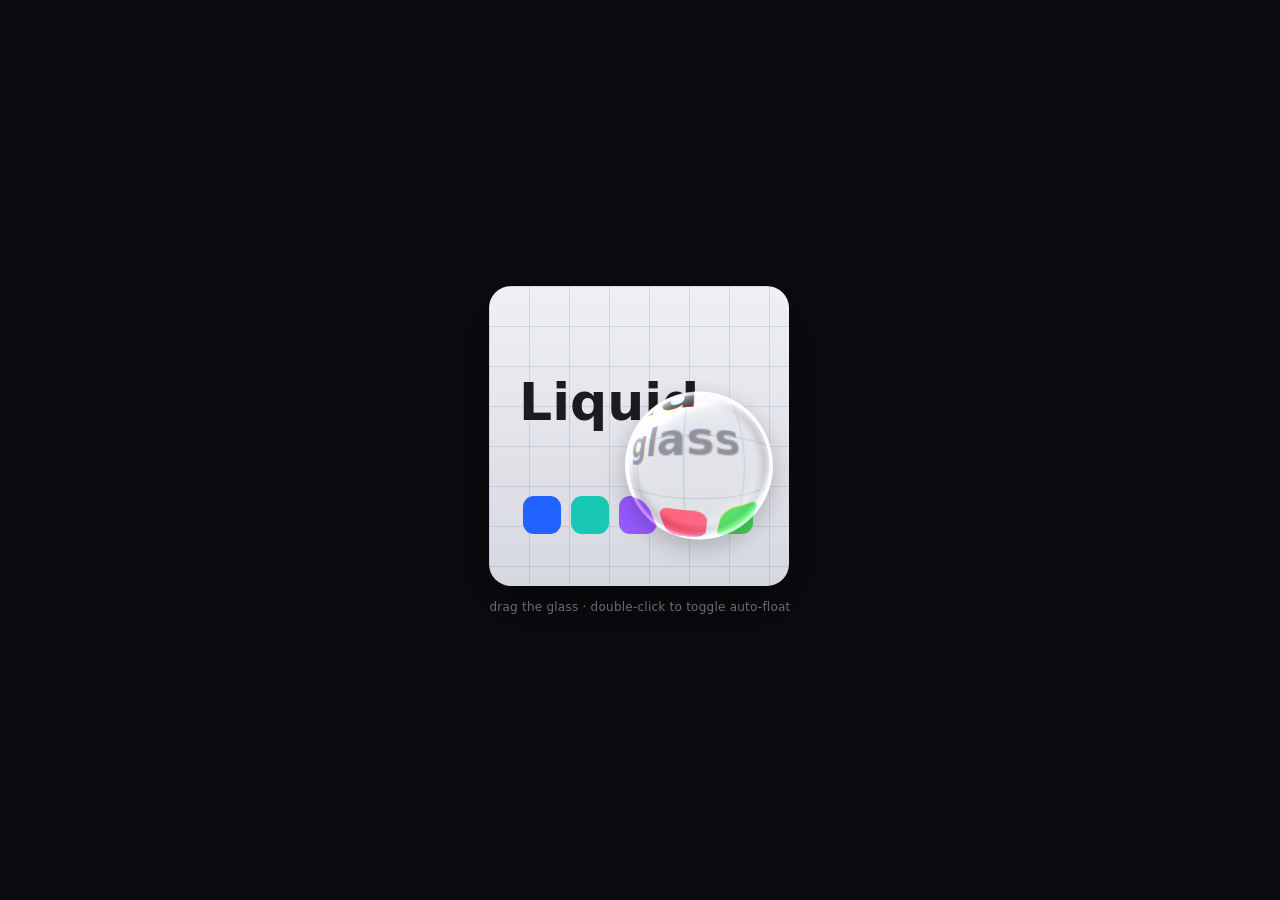
<file: liquid-glass/index.html>
<!DOCTYPE html>
<html lang="en">
<head>
<meta charset="UTF-8">
<meta name="viewport" content="width=device-width, initial-scale=1.0">
<title>Liquid Glass</title>
<style>
  html, body { margin: 0; height: 100%; display: grid; place-items: center;
    background: #0c0c10; font-family: -apple-system, "SF Pro Display", system-ui, sans-serif; }
  .wrap { text-align: center; }
  /* the 300x300 UI */
  #stage { width: 300px; height: 300px; border-radius: 22px; overflow: hidden;
    box-shadow: 0 20px 60px rgba(0,0,0,.5); cursor: grab; touch-action: none; }
  #stage:active { cursor: grabbing; }
  canvas { display: block; width: 300px; height: 300px; }
  .hint { color: #6b6b76; font-size: 12px; margin-top: 14px; letter-spacing: .02em; }
</style>
</head>
<body>
  <div class="wrap">
    <div id="stage"><canvas id="c"></canvas></div>
    <div class="hint">drag the glass &middot; double-click to toggle auto-float</div>
  </div>

  <script src="lens.js"></script>
  <script>
  const SIZE = 300;
  const dpr = Math.max(1, Math.min(2, window.devicePixelRatio || 1));
  const W = SIZE * dpr, H = SIZE * dpr;

  const canvas = document.getElementById('c');
  canvas.width = W; canvas.height = H;
  const ctx = canvas.getContext('2d');

  // ---- offscreen background scene (drawn once) --------------------
  const bgCanvas = document.createElement('canvas');
  bgCanvas.width = W; bgCanvas.height = H;
  const bg = bgCanvas.getContext('2d');

  function drawScene() {
    bg.save(); bg.scale(dpr, dpr);
    // light gradient
    const g = bg.createLinearGradient(0, 0, 0, SIZE);
    g.addColorStop(0, '#eef0f4'); g.addColorStop(1, '#d6d8df');
    bg.fillStyle = g; bg.fillRect(0, 0, SIZE, SIZE);
    // faint grid
    bg.strokeStyle = 'rgba(150,155,170,.30)'; bg.lineWidth = 1;
    for (let p = 0; p <= SIZE; p += 40) {
      bg.beginPath(); bg.moveTo(p + .5, 0); bg.lineTo(p + .5, SIZE); bg.stroke();
      bg.beginPath(); bg.moveTo(0, p + .5); bg.lineTo(SIZE, p + .5); bg.stroke();
    }
    // headline
    bg.fillStyle = '#1b1b20';
    bg.font = '700 52px -apple-system, "SF Pro Display", system-ui, sans-serif';
    bg.textBaseline = 'middle';
    bg.fillText('Liquid', 30, 120);
    bg.fillStyle = '#8a8a95';
    bg.font = '600 30px -apple-system, system-ui, sans-serif';
    bg.fillText('glass', 150, 165);
    // a row of brand chips to refract
    const chips = ['#2262ff', '#18c8b4', '#965aff', '#ff5a78', '#46d25a'];
    chips.forEach((c, i) => {
      bg.fillStyle = c;
      roundRect(bg, 34 + i * 48, 210, 38, 38, 11); bg.fill();
    });
    bg.restore();
  }
  function roundRect(c, x, y, w, h, r) {
    c.beginPath();
    c.moveTo(x + r, y); c.arcTo(x + w, y, x + w, y + h, r);
    c.arcTo(x + w, y + h, x, y + h, r); c.arcTo(x, y + h, x, y, r);
    c.arcTo(x, y, x + w, y, r); c.closePath();
  }
  drawScene();
  const bgData = bg.getImageData(0, 0, W, H);   // sampled by the lens

  // ---- lens state -------------------------------------------------
  const R = 74 * dpr;
  let lx = W / 2, ly = H / 2;          // current centre
  let tx = lx, ty = ly;                // target centre
  let dragging = false, auto = true, t = 0;

  // reusable buffers
  const lensImg = ctx.createImageData(W, H);
  const tmp = document.createElement('canvas'); tmp.width = W; tmp.height = H;
  const tctx = tmp.getContext('2d');

  function frame() {
    t += 0.016;
    if (auto && !dragging) {
      tx = W / 2 + Math.cos(t * 0.7) * (W * 0.22);
      ty = H / 2 + Math.sin(t * 0.9) * (H * 0.18);
    }
    lx += (tx - lx) * 0.18; ly += (ty - ly) * 0.18;   // smooth follow

    // 1. paint the scene
    ctx.clearRect(0, 0, W, H);
    ctx.drawImage(bgCanvas, 0, 0);

    // 2. soft drop shadow under the lens
    ctx.save();
    ctx.beginPath(); ctx.arc(lx, ly + 8 * dpr, R + 2 * dpr, 0, Math.PI * 2);
    ctx.fillStyle = 'rgba(0,0,0,.18)';
    ctx.filter = `blur(${10 * dpr}px)`; ctx.fill(); ctx.restore();

    // 3. warp the lens region (same math as the offline preview)
    lensImg.data.fill(0);
    LiquidLens.render(bgData.data, lensImg.data, W, H, lx, ly, R, {});
    tctx.putImageData(lensImg, 0, 0);
    ctx.drawImage(tmp, 0, 0);

    requestAnimationFrame(frame);
  }
  requestAnimationFrame(frame);

  // ---- interaction ------------------------------------------------
  const stage = document.getElementById('stage');
  function toLocal(e) {
    const r = canvas.getBoundingClientRect();
    return [(e.clientX - r.left) * dpr, (e.clientY - r.top) * dpr];
  }
  stage.addEventListener('pointerdown', e => {
    dragging = true; stage.setPointerCapture(e.pointerId);
    [tx, ty] = toLocal(e);
  });
  stage.addEventListener('pointermove', e => { if (dragging) [tx, ty] = toLocal(e); });
  stage.addEventListener('pointerup', () => { dragging = false; });
  stage.addEventListener('dblclick', () => { auto = !auto; });
  </script>
</body>
</html>
</file>
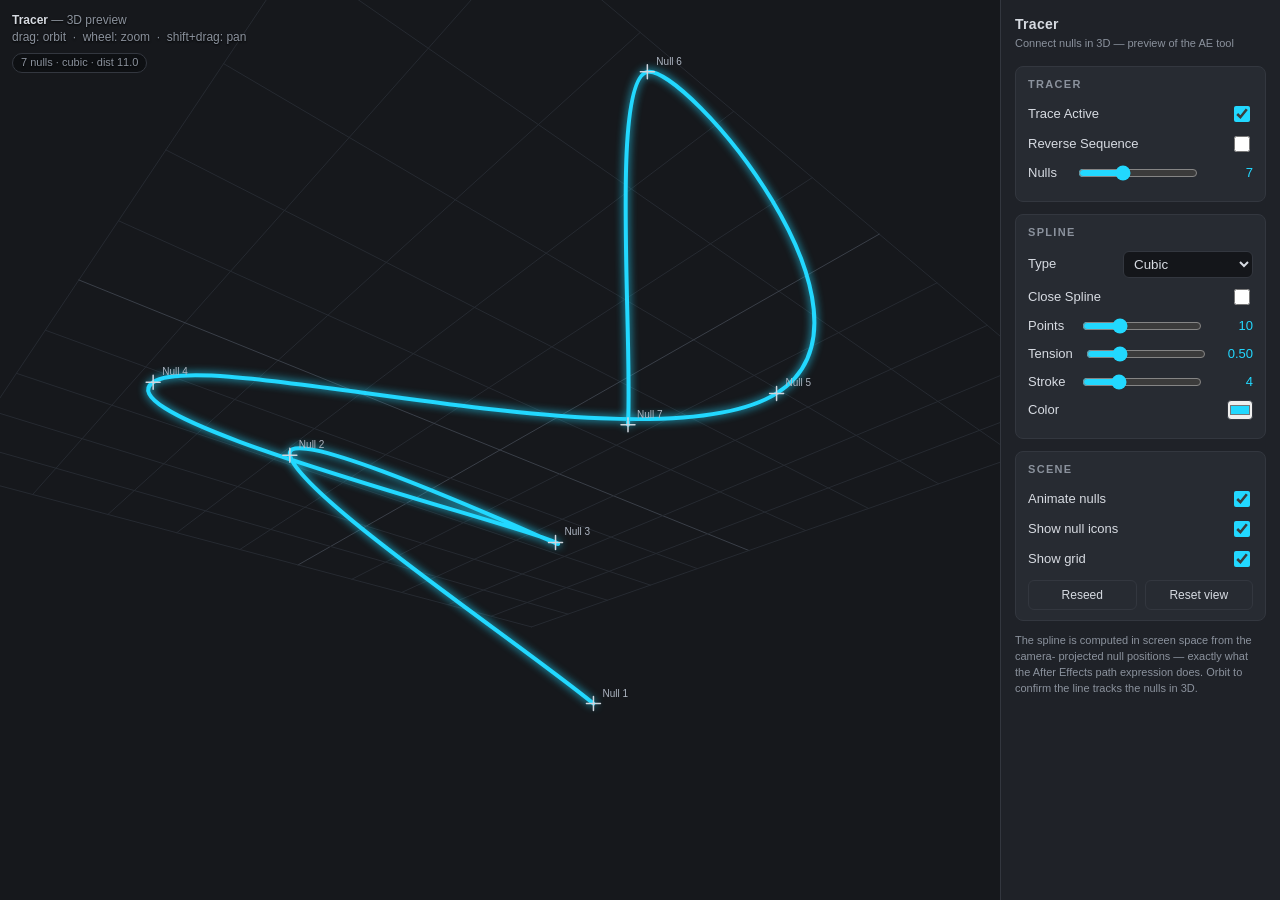
<file: ae-tracer/preview.html>
<!DOCTYPE html>
<html lang="en">
<head>
<meta charset="UTF-8">
<meta name="viewport" content="width=device-width, initial-scale=1.0">
<title>Tracer — 3D Preview</title>
<style>
  :root{
    --bg:#16181c; --panel:#1f2228; --panel2:#272b32; --line:#33373f;
    --txt:#d7dbe2; --muted:#8b929d; --accent:#22d8ff; --accent2:#7a5cff;
  }
  *{box-sizing:border-box}
  html,body{margin:0;height:100%;background:var(--bg);color:var(--txt);
    font:13px/1.45 -apple-system,Segoe UI,Roboto,Helvetica,Arial,sans-serif}
  .app{display:flex;height:100vh;overflow:hidden}
  .stage{flex:1;position:relative;min-width:0}
  canvas{display:block;width:100%;height:100%;cursor:grab}
  canvas.drag{cursor:grabbing}
  .hud{position:absolute;left:12px;top:12px;color:var(--muted);
    font-size:12px;pointer-events:none;text-shadow:0 1px 2px #000}
  .hud b{color:var(--txt)}
  .side{width:280px;background:var(--panel);border-left:1px solid var(--line);
    padding:14px;overflow:auto}
  .side h1{font-size:14px;margin:0 0 2px;letter-spacing:.3px}
  .side .sub{color:var(--muted);font-size:11px;margin:0 0 14px}
  .grp{background:var(--panel2);border:1px solid var(--line);border-radius:8px;
    padding:10px 12px;margin-bottom:12px}
  .grp h2{font-size:11px;letter-spacing:.12em;text-transform:uppercase;
    color:var(--muted);margin:0 0 10px}
  .row{display:flex;align-items:center;justify-content:space-between;gap:10px;
    margin:8px 0}
  .row label{color:var(--txt)}
  .row .val{color:var(--accent);font-variant-numeric:tabular-nums;min-width:34px;
    text-align:right}
  input[type=range]{width:120px;accent-color:var(--accent)}
  select,input[type=number]{background:#14161a;color:var(--txt);
    border:1px solid var(--line);border-radius:6px;padding:4px 6px;width:130px}
  input[type=checkbox]{accent-color:var(--accent);width:16px;height:16px}
  .btns{display:flex;gap:8px;flex-wrap:wrap}
  button{flex:1;background:var(--panel2);color:var(--txt);border:1px solid var(--line);
    border-radius:6px;padding:7px 8px;cursor:pointer;font-size:12px}
  button:hover{border-color:var(--accent)}
  button.primary{background:linear-gradient(180deg,#2a90ff22,#2a90ff10);
    border-color:#2a6cff66}
  .swatch{width:26px;height:20px;border-radius:4px;border:1px solid var(--line);
    padding:0;flex:0 0 auto}
  .foot{color:var(--muted);font-size:11px;margin-top:6px}
  .pill{display:inline-block;background:#0e1013;border:1px solid var(--line);
    border-radius:20px;padding:1px 8px;color:var(--muted);font-size:11px}
</style>
</head>
<body>
<div class="app">
  <div class="stage">
    <canvas id="c"></canvas>
    <div class="hud">
      <div><b>Tracer</b> — 3D preview</div>
      <div>drag: orbit &nbsp;·&nbsp; wheel: zoom &nbsp;·&nbsp; shift+drag: pan</div>
      <div id="stat" class="pill" style="margin-top:6px"></div>
    </div>
  </div>

  <aside class="side">
    <h1>Tracer</h1>
    <p class="sub">Connect nulls in 3D — preview of the AE tool</p>

    <div class="grp">
      <h2>Tracer</h2>
      <div class="row"><label>Trace Active</label>
        <input type="checkbox" id="active" checked></div>
      <div class="row"><label>Reverse Sequence</label>
        <input type="checkbox" id="reverse"></div>
      <div class="row"><label>Nulls</label>
        <input type="range" id="count" min="2" max="16" value="7">
        <span class="val" id="countV">7</span></div>
    </div>

    <div class="grp">
      <h2>Spline</h2>
      <div class="row"><label>Type</label>
        <select id="type">
          <option value="linear">Linear</option>
          <option value="cubic" selected>Cubic</option>
          <option value="bspline">B-Spline</option>
        </select></div>
      <div class="row"><label>Close Spline</label>
        <input type="checkbox" id="closed"></div>
      <div class="row"><label>Points</label>
        <input type="range" id="points" min="1" max="32" value="10">
        <span class="val" id="pointsV">10</span></div>
      <div class="row"><label>Tension</label>
        <input type="range" id="tension" min="0" max="2" step="0.05" value="0.5">
        <span class="val" id="tensionV">0.5</span></div>
      <div class="row"><label>Stroke</label>
        <input type="range" id="width" min="1" max="12" value="4">
        <span class="val" id="widthV">4</span></div>
      <div class="row"><label>Color</label>
        <input type="color" id="color" class="swatch" value="#22d8ff"></div>
    </div>

    <div class="grp">
      <h2>Scene</h2>
      <div class="row"><label>Animate nulls</label>
        <input type="checkbox" id="anim" checked></div>
      <div class="row"><label>Show null icons</label>
        <input type="checkbox" id="icons" checked></div>
      <div class="row"><label>Show grid</label>
        <input type="checkbox" id="grid" checked></div>
      <div class="btns" style="margin-top:10px">
        <button id="reseed">Reseed</button>
        <button id="resetView">Reset view</button>
      </div>
    </div>

    <p class="foot">The spline is computed in screen space from the camera-
      projected null positions — exactly what the After Effects path
      expression does. Orbit to confirm the line tracks the nulls in 3D.</p>
  </aside>
</div>

<script>
(function(){
  "use strict";
  var canvas = document.getElementById("c");
  var ctx = canvas.getContext("2d");
  var stat = document.getElementById("stat");

  // ---- UI state ----
  var ui = {};
  function bind(id){ return document.getElementById(id); }
  ["active","reverse","closed","anim","icons","grid"].forEach(function(id){
    ui[id]=bind(id);
  });
  ["type","color"].forEach(function(id){ ui[id]=bind(id); });
  // ranges with live readout
  [["count","countV",0],["points","pointsV",0],
   ["tension","tensionV",2],["width","widthV",0]].forEach(function(r){
    var el=bind(r[0]), out=bind(r[1]);
    function upd(){ out.textContent = (+el.value).toFixed(r[2]); }
    el.addEventListener("input",upd); upd(); ui[r[0]]=el;
  });
  bind("count").addEventListener("input", reseed);
  bind("reseed").addEventListener("click", reseed);
  bind("resetView").addEventListener("click", resetView);

  // ---- camera ----
  var cam = { yaw:0.7, pitch:0.5, dist:11, panX:0, panY:0, focal:900 };
  function resetView(){ cam.yaw=0.7; cam.pitch=0.5; cam.dist=11; cam.panX=0; cam.panY=0; }

  // ---- nulls (3D points with animation params) ----
  var nulls = [];
  function reseed(){
    var n = +ui.count.value;
    nulls = [];
    for (var i=0;i<n;i++){
      // base position on a loose 3D spiral inside a cube
      var a = i/Math.max(1,n-1);
      var ang = a*Math.PI*2.2;
      nulls.push({
        bx:(Math.random()*2-1)*3 + Math.cos(ang)*2.2,
        by:(a*2-1)*2.6,
        bz:(Math.random()*2-1)*3 + Math.sin(ang)*2.2,
        px:Math.random()*Math.PI*2, py:Math.random()*Math.PI*2, pz:Math.random()*Math.PI*2,
        ax:0.6+Math.random()*0.8, ay:0.5+Math.random()*0.7, az:0.6+Math.random()*0.8
      });
    }
  }

  // ---- 3D -> screen projection (matches AE toComp: active-camera screen) ----
  function project(p){
    var cy=Math.cos(cam.yaw), sy=Math.sin(cam.yaw);
    var x = p.x*cy - p.z*sy;
    var z = p.x*sy + p.z*cy;
    var y = p.y;
    var cp=Math.cos(cam.pitch), sp=Math.sin(cam.pitch);
    var y2 = y*cp - z*sp;
    var z2 = y*sp + z*cp + cam.dist;
    var behind = z2 <= 0.05;
    if (z2 < 0.05) z2 = 0.05;
    var f = cam.focal;
    return {
      x: canvas._w/2 + cam.panX + (x*f)/z2,
      y: canvas._h/2 + cam.panY - (y2*f)/z2,
      depth: z2, behind: behind
    };
  }

  // ---- spline math (identical logic to the AE path expression) ----
  function sub(a,b){ return [a[0]-b[0], a[1]-b[1]]; }
  function add(a,b){ return [a[0]+b[0], a[1]+b[1]]; }
  function mul(a,s){ return [a[0]*s, a[1]*s]; }

  function strokeSpline(P, type, closed, res, tension){
    var n = P.length;
    if (n < 2) return;
    ctx.beginPath();
    if (type === "linear"){
      ctx.moveTo(P[0][0],P[0][1]);
      for (var i=1;i<n;i++) ctx.lineTo(P[i][0],P[i][1]);
      if (closed) ctx.closePath();
    } else if (type === "cubic"){
      // Catmull-Rom -> bezier handles, same tangents as the AE expression
      ctx.moveTo(P[0][0],P[0][1]);
      var count = closed ? n : n-1;
      for (var i=0;i<count;i++){
        var p0=P[(i-1+n)%n], p1=P[i], p2=P[(i+1)%n], p3=P[(i+2)%n];
        if(!closed){ if(i===0)p0=p1; if(i===count-1)p3=p2; }
        var out1 = mul(sub(p2,p0), tension*0.5);
        var in2  = mul(sub(p3,p1), tension*0.5);
        var c1 = add(p1,out1);
        var c2 = sub(p2,in2);
        ctx.bezierCurveTo(c1[0],c1[1],c2[0],c2[1],p2[0],p2[1]);
      }
      if (closed) ctx.closePath();
    } else { // bspline (uniform cubic), resampled to `res` per span
      var cp = closed ? P.concat([P[0],P[1],P[2]]) : P;
      var segs = closed ? n : (cp.length-3);
      var V=[];
      for (var s=0;s<segs;s++){
        var Q0=cp[s],Q1=cp[s+1],Q2=cp[s+2],Q3=cp[s+3];
        for (var k=0;k<res;k++){
          var t=k/res,t2=t*t,t3=t2*t;
          var b0=(-t3+3*t2-3*t+1)/6, b1=(3*t3-6*t2+4)/6,
              b2=(-3*t3+3*t2+3*t+1)/6, b3=t3/6;
          V.push([Q0[0]*b0+Q1[0]*b1+Q2[0]*b2+Q3[0]*b3,
                  Q0[1]*b0+Q1[1]*b1+Q2[1]*b2+Q3[1]*b3]);
        }
      }
      if (V.length<2) V=P;
      ctx.moveTo(V[0][0],V[0][1]);
      for (var i=1;i<V.length;i++) ctx.lineTo(V[i][0],V[i][1]);
      if (closed) ctx.closePath();
    }
    ctx.stroke();
  }

  // ---- scene helpers ----
  function drawGrid(){
    var N=10, step=1, half=N*step/2;
    ctx.lineWidth=1;
    for (var i=0;i<=N;i++){
      var t=-half+i*step;
      seg({x:-half,y:0,z:t},{x:half,y:0,z:t});
      seg({x:t,y:0,z:-half},{x:t,y:0,z:half});
    }
    function seg(a,b){
      var pa=project(a), pb=project(b);
      if (pa.behind||pb.behind) return;
      ctx.strokeStyle = (a.x===0||a.z===0||b.x===0||b.z===0)?"#3a3f48":"#262a31";
      ctx.beginPath(); ctx.moveTo(pa.x,pa.y); ctx.lineTo(pb.x,pb.y); ctx.stroke();
    }
  }

  function drawNullIcon(s, label){
    var r=7;
    ctx.strokeStyle="#cfd5de"; ctx.lineWidth=1.5;
    ctx.beginPath();
    ctx.moveTo(s.x-r,s.y); ctx.lineTo(s.x+r,s.y);
    ctx.moveTo(s.x,s.y-r); ctx.lineTo(s.x,s.y+r);
    ctx.stroke();
    ctx.fillStyle="#aeb6c2"; ctx.font="10px sans-serif";
    ctx.fillText(label, s.x+9, s.y-7);
  }

  // ---- main loop ----
  var t0 = performance.now();
  function frame(now){
    var time = (now - t0)/1000;
    fit();
    ctx.clearRect(0,0,canvas._w,canvas._h);

    // animate
    var animate = ui.anim.checked;
    var pts3 = nulls.map(function(d){
      var x=d.bx, y=d.by, z=d.bz;
      if (animate){
        x += Math.sin(time*d.ax + d.px)*0.8;
        y += Math.sin(time*d.ay + d.py)*0.6;
        z += Math.cos(time*d.az + d.pz)*0.8;
      }
      return {x:x,y:y,z:z};
    });

    if (ui.grid.checked) drawGrid();

    // project
    var screen = pts3.map(project);
    var order = pts3.map(function(_,i){return i;});

    // spline order (reverse option)
    var seq = order.slice();
    if (ui.reverse.checked) seq.reverse();
    var P = seq.map(function(i){ return [screen[i].x, screen[i].y]; });

    // draw spline
    if (ui.active.checked && P.length>=2){
      ctx.lineJoin="round"; ctx.lineCap="round";
      ctx.strokeStyle = ui.color.value;
      ctx.lineWidth = +ui.width.value;
      ctx.shadowColor = ui.color.value; ctx.shadowBlur = 8;
      strokeSpline(P, ui.type.value, ui.closed.checked,
                   Math.max(1, +ui.points.value), +ui.tension.value);
      ctx.shadowBlur = 0;
    }

    // draw null icons (sorted back-to-front for nicer overlap)
    if (ui.icons.checked){
      order.sort(function(a,b){ return screen[b].depth - screen[a].depth; });
      order.forEach(function(i){
        if (!screen[i].behind) drawNullIcon(screen[i], "Null "+(i+1));
      });
    }

    stat.textContent = nulls.length + " nulls · " + ui.type.value +
      (ui.closed.checked?" · closed":"") + " · dist " + cam.dist.toFixed(1);
    requestAnimationFrame(frame);
  }

  // ---- canvas sizing ----
  function fit(){
    var dpr = window.devicePixelRatio||1;
    var w = canvas.clientWidth, h = canvas.clientHeight;
    if (canvas.width !== w*dpr || canvas.height !== h*dpr){
      canvas.width=w*dpr; canvas.height=h*dpr;
    }
    canvas._w=w; canvas._h=h;
    ctx.setTransform(dpr,0,0,dpr,0,0);
  }

  // ---- interaction ----
  var drag=null;
  canvas.addEventListener("mousedown",function(e){
    drag={x:e.clientX,y:e.clientY,pan:e.shiftKey}; canvas.classList.add("drag");
  });
  window.addEventListener("mouseup",function(){ drag=null; canvas.classList.remove("drag"); });
  window.addEventListener("mousemove",function(e){
    if(!drag) return;
    var dx=e.clientX-drag.x, dy=e.clientY-drag.y;
    drag.x=e.clientX; drag.y=e.clientY;
    if (drag.pan){ cam.panX+=dx; cam.panY+=dy; }
    else {
      cam.yaw += dx*0.008;
      cam.pitch += dy*0.008;
      cam.pitch = Math.max(-1.4, Math.min(1.4, cam.pitch));
    }
  });
  canvas.addEventListener("wheel",function(e){
    e.preventDefault();
    cam.dist *= (1 + Math.sign(e.deltaY)*0.08);
    cam.dist = Math.max(3, Math.min(40, cam.dist));
  },{passive:false});

  reseed();
  requestAnimationFrame(frame);
})();
</script>
</body>
</html>
</file>
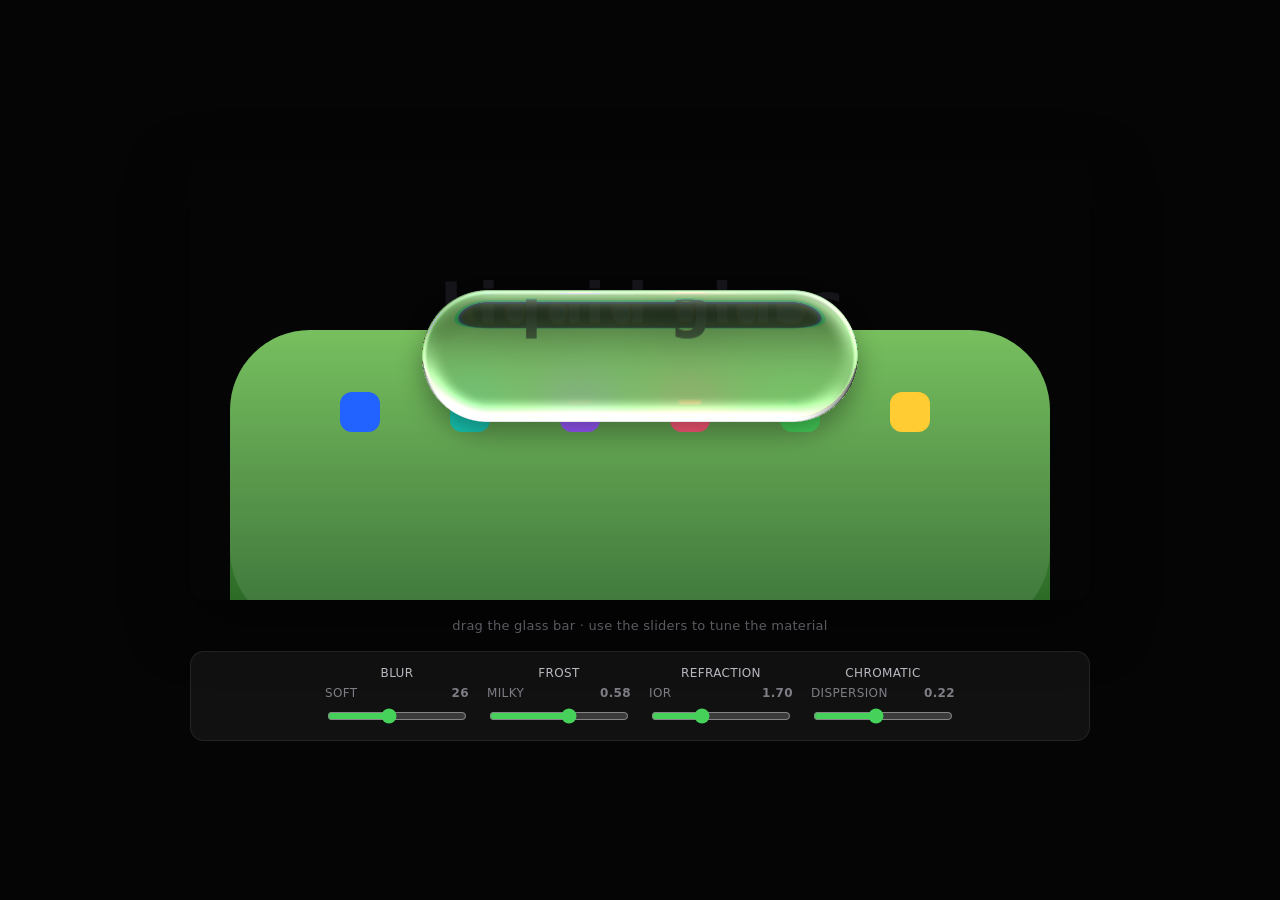
<file: liquid-glass/toolbar-refract.html>
<!DOCTYPE html>
<html lang="en">
<head>
<meta charset="UTF-8">
<meta name="viewport" content="width=device-width, initial-scale=1.0">
<title>Liquid Glass — edge refraction</title>
<style>
  html,body{margin:0;height:100%;background:#050505;display:grid;place-items:center;
    font-family:-apple-system,"SF Pro Display",system-ui,sans-serif;}
  .wrap{text-align:center}
  canvas{max-width:96vw;height:auto;border-radius:14px;cursor:grab;touch-action:none;
    box-shadow:0 20px 60px rgba(0,0,0,.5)}
  canvas:active{cursor:grabbing}
  .hint{color:#5a5a62;font-size:13px;margin-top:14px;letter-spacing:.02em}
  .controls{display:flex;flex-wrap:wrap;justify-content:center;gap:18px;margin-top:18px;
    padding:14px 18px;border-radius:14px;background:rgba(255,255,255,.05);
    border:1px solid rgba(255,255,255,.08)}
  .controls label{display:flex;flex-direction:column;gap:6px;color:#b8b8c0;font-size:12px;
    letter-spacing:.03em;text-transform:uppercase;min-width:130px}
  .controls .row{display:flex;justify-content:space-between;color:#7d7d86}
  .controls input[type=range]{width:140px;accent-color:#46d25a;cursor:pointer}
</style>
</head>
<body>
  <div class="wrap">
    <canvas id="c" width="900" height="440"></canvas>
    <div class="hint">drag the glass bar &middot; use the sliders to tune the material</div>
    <div class="controls">
      <label>Blur <div class="row"><span>soft</span><b id="blurv">26</b></div>
        <input type="range" id="blur" min="0" max="60" step="1" value="26"></label>
      <label>Frost <div class="row"><span>milky</span><b id="frostv">0.58</b></div>
        <input type="range" id="frost" min="0" max="1" step="0.02" value="0.58"></label>
      <label>Refraction <div class="row"><span>IOR</span><b id="iorv">1.70</b></div>
        <input type="range" id="ior" min="1" max="3" step="0.05" value="1.7"></label>
      <label>Chromatic <div class="row"><span>dispersion</span><b id="cav">0.22</b></div>
        <input type="range" id="ca" min="0" max="0.5" step="0.01" value="0.22"></label>
    </div>
  </div>

  <script src="glass.js"></script>
  <script>
  const W = 900, H = 440;
  const canvas = document.getElementById('c');
  const ctx = canvas.getContext('2d');

  // ---- background scene (drawn once) ----
  const bgCanvas = document.createElement('canvas'); bgCanvas.width = W; bgCanvas.height = H;
  const b = bgCanvas.getContext('2d');
  function roundRect(c,x,y,w,h,r){c.beginPath();c.moveTo(x+r,y);c.arcTo(x+w,y,x+w,y+h,r);
    c.arcTo(x+w,y+h,x,y+h,r);c.arcTo(x,y+h,x,y,r);c.arcTo(x,y,x+w,y,r);c.closePath();}
  function drawScene(){
    b.fillStyle='#050505'; b.fillRect(0,0,W,H);
    // green card
    const g=b.createLinearGradient(0,150,0,H); g.addColorStop(0,'#6cbd4f'); g.addColorStop(1,'#2c6b27');
    b.fillStyle=g; roundRect(b,40,170,820,500,80); b.fill();
    b.fillStyle='rgba(255,255,255,.10)'; roundRect(b,40,170,820,300,80); b.fill();
    // wordmark + chips (stuff to refract)
    b.fillStyle='#15151a'; b.font='800 60px -apple-system,system-ui,sans-serif'; b.textBaseline='middle';
    b.fillText('Liquid glass', 250, 150);
    const chips=['#2262ff','#18c8b4','#9a5aff','#ff5a78','#46d25a','#ffcc33'];
    chips.forEach((c,i)=>{b.fillStyle=c;roundRect(b,150+i*110,232,40,40,12);b.fill();});
  }
  drawScene();
  const bgData = b.getImageData(0,0,W,H).data;

  // ---- one-time blur for the frost ----
  function boxBlur(src,radius,passes){
    let cur=Float64Array.from(src);
    const idx=(x,y)=>(y*W+x)*4, cl=(v,a,z)=>v<a?a:v>z?z:v;
    for(let p=0;p<passes;p++){const tmp=new Float64Array(cur.length),o=new Float64Array(cur.length);
      for(let y=0;y<H;y++)for(let c=0;c<4;c++){let acc=0;const n=radius*2+1;for(let x=-radius;x<=radius;x++)acc+=cur[idx(cl(x,0,W-1),y)+c];
        for(let x=0;x<W;x++){tmp[idx(x,y)+c]=acc/n;acc+=cur[idx(cl(x+radius+1,0,W-1),y)+c]-cur[idx(cl(x-radius,0,W-1),y)+c];}}
      for(let x=0;x<W;x++)for(let c=0;c<4;c++){let acc=0;const n=radius*2+1;for(let y=-radius;y<=radius;y++)acc+=tmp[idx(x,cl(y,0,H-1))+c];
        for(let y=0;y<H;y++){o[idx(x,y)+c]=acc/n;acc+=tmp[idx(x,cl(y+radius+1,0,H-1))+c]-tmp[idx(x,cl(y-radius,0,H-1))+c];}}cur=o;}
    const out=new Uint8ClampedArray(cur.length); for(let i=0;i<cur.length;i++)out[i]=cur[i]; return out;
  }
  const state = { blur: 26, frost: 0.58, ior: 1.7, ca: 0.22 };
  let blurred = boxBlur(bgData, state.blur, 3);

  // ---- glass state ----
  const cap = {cx:450, cy:196, w:436, h:132, r:66};
  const outImg = ctx.createImageData(W,H);
  const tmp = document.createElement('canvas'); tmp.width=W; tmp.height=H; const tctx=tmp.getContext('2d');

  function drawIcons(cx,cy){
    ctx.save(); ctx.strokeStyle='rgba(255,255,255,.95)'; ctx.fillStyle='rgba(255,255,255,.95)';
    ctx.lineWidth=3.2; ctx.lineCap='round'; ctx.lineJoin='round';
    const X=[cx-132,cx,cx+132];
    // add
    roundRect(ctx,X[0]-26,cy-21,52,42,11); ctx.stroke();
    ctx.beginPath();ctx.moveTo(X[0]-11,cy);ctx.lineTo(X[0]+11,cy);ctx.moveTo(X[0],cy-11);ctx.lineTo(X[0],cy+11);ctx.stroke();
    // bookmark
    ctx.beginPath();ctx.moveTo(X[1]-17,cy-24);ctx.lineTo(X[1]+17,cy-24);ctx.lineTo(X[1]+17,cy+24);
    ctx.lineTo(X[1],cy+11);ctx.lineTo(X[1]-17,cy+24);ctx.closePath();ctx.stroke();
    // more
    for(const dx of [-16,0,16]){ctx.beginPath();ctx.arc(X[2]+dx,cy,3.1,0,7);ctx.fill();}
    ctx.restore();
  }

  function frame(){
    ctx.clearRect(0,0,W,H);
    ctx.drawImage(bgCanvas,0,0);
    // drop shadow
    ctx.save(); ctx.filter='blur(12px)'; ctx.fillStyle='rgba(0,0,0,.32)';
    roundRect(ctx,cap.cx-cap.w/2,cap.cy-cap.h/2+12,cap.w,cap.h,cap.r); ctx.fill(); ctx.restore();
    // refraction
    outImg.data.fill(0);
    LiquidGlass.render(bgData, blurred, outImg.data, W, H, cap, { frost: state.frost, ior: state.ior, ca: state.ca });
    tctx.putImageData(outImg,0,0);
    ctx.drawImage(tmp,0,0);
    requestAnimationFrame(frame);
  }
  requestAnimationFrame(frame);

  // ---- control sliders ----
  function bind(id, key, after){
    const el=document.getElementById(id), out=document.getElementById(id+'v');
    el.addEventListener('input', ()=>{
      state[key]=parseFloat(el.value);
      out.textContent = (key==='blur') ? el.value : parseFloat(el.value).toFixed(2);
      if(after) after();
    });
  }
  bind('blur','blur', ()=>{ blurred = boxBlur(bgData, state.blur, 3); });
  bind('frost','frost'); bind('ior','ior'); bind('ca','ca');

  // ---- drag ----
  let drag=null;
  function local(e){const r=canvas.getBoundingClientRect();return [ (e.clientX-r.left)*(W/r.width), (e.clientY-r.top)*(H/r.height) ];}
  canvas.addEventListener('pointerdown',e=>{const [x,y]=local(e);
    if(LiquidGlass.rrSDF(x,y,cap.cx,cap.cy,cap.w,cap.h,cap.r)<=2){drag={ox:x-cap.cx,oy:y-cap.cy};canvas.setPointerCapture(e.pointerId);}});
  canvas.addEventListener('pointermove',e=>{if(!drag)return;const [x,y]=local(e);
    cap.cx=Math.max(cap.w/2,Math.min(W-cap.w/2,x-drag.ox)); cap.cy=Math.max(cap.h/2,Math.min(H-cap.h/2,y-drag.oy));});
  canvas.addEventListener('pointerup',()=>drag=null);
  </script>
</body>
</html>
</file>
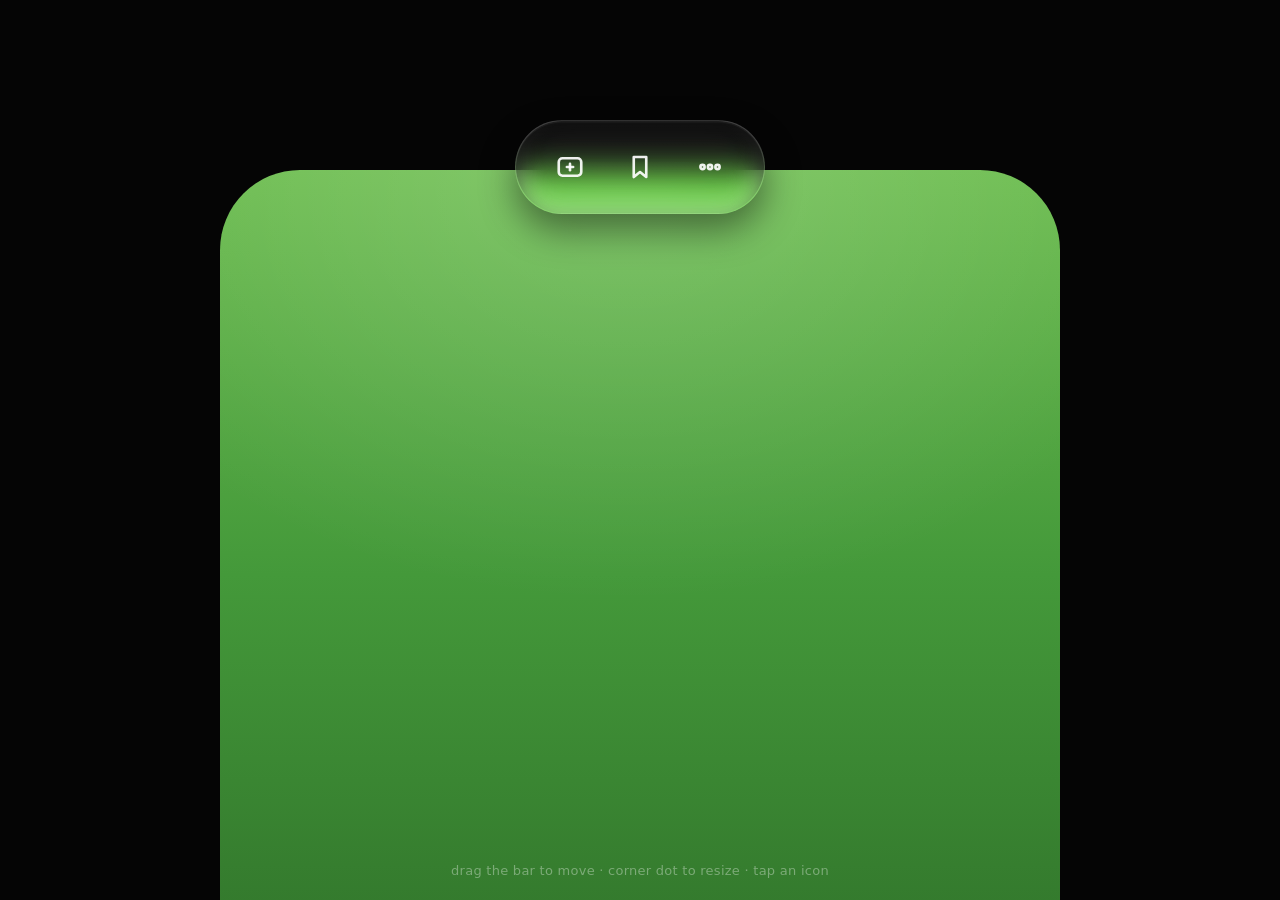
<file: liquid-glass/toolbar.html>
<!DOCTYPE html>
<html lang="en">
<head>
<meta charset="UTF-8">
<meta name="viewport" content="width=device-width, initial-scale=1.0">
<title>Liquid Glass Toolbar</title>
<style>
  :root { --r: 999px; }
  * { box-sizing: border-box; }
  html, body { margin: 0; height: 100%; background: #050505; overflow: hidden;
    font-family: -apple-system, "SF Pro Display", system-ui, sans-serif; }

  /* scene: black bg + green card */
  .stage { position: fixed; inset: 0; overflow: hidden; }
  .card { position: absolute; top: 170px; left: 50%; transform: translateX(-50%);
    width: min(840px, 92vw); height: 900px; border-radius: 80px 80px 0 0;
    background:
      radial-gradient(120% 80% at 48% 0%, rgba(255,255,255,.16), transparent 60%),
      linear-gradient(to bottom, #6cbd4f 0%, #44993a 45%, #2c6b27 100%); }

  /* holder handles POSITION (dragging) */
  .holder { position: absolute; top: 120px; left: 50%; transform: translateX(-50%);
    touch-action: none; }

  /* pill handles SIZE (resizing) via scale */
  .pill { position: relative; transform-origin: 50% 0; cursor: grab;
    display: flex; align-items: center; gap: 14px; padding: 18px 26px;
    border-radius: var(--r); isolation: isolate;
    background: linear-gradient(to bottom, rgba(255,255,255,.10), rgba(255,255,255,.02));
    backdrop-filter: blur(16px) saturate(150%);
    -webkit-backdrop-filter: blur(16px) saturate(150%);
    border: 1px solid rgba(255,255,255,.16);
    box-shadow:
      0 16px 36px rgba(0,0,0,.45),
      inset 0 14px 22px rgba(0,0,0,.55),
      inset 0 -14px 26px rgba(255,255,255,.22),
      inset 0 1.5px 0 rgba(255,255,255,.10);
    animation: rise .6s cubic-bezier(.2,.8,.2,1) both; }
  .pill.dragging { cursor: grabbing; }
  @keyframes rise { from { opacity: 0; transform: translateY(10px); } }

  /* cursor-tracked sheen, clipped to the pill */
  .pill::after { content: ""; position: absolute; inset: 0; border-radius: var(--r);
    pointer-events: none; z-index: 3; opacity: 0; transition: opacity .25s;
    background: radial-gradient(120px 80px at var(--mx,50%) var(--my,30%),
      rgba(255,255,255,.35), transparent 70%);
    mix-blend-mode: screen; }
  .pill:hover::after { opacity: 1; }

  /* sliding selection highlight */
  .sel { position: absolute; top: 50%; left: 0; width: 56px; height: 56px;
    border-radius: 18px; z-index: 0; opacity: 0;
    background: rgba(255,255,255,.16);
    box-shadow: inset 0 1px 1px rgba(255,255,255,.4), 0 2px 8px rgba(0,0,0,.2);
    transform: translate(0, -50%) scale(.6);
    transition: transform .42s cubic-bezier(.22,1,.3,1.35), opacity .25s, width .42s cubic-bezier(.22,1,.3,1.35); }
  .sel.show { opacity: 1; }

  /* icon buttons */
  .icon { position: relative; z-index: 2; width: 56px; height: 56px; border: 0;
    background: none; padding: 0; display: grid; place-items: center; cursor: pointer;
    color: rgba(255,255,255,.92); border-radius: 18px; overflow: hidden;
    transition: transform .18s ease, color .18s ease; -webkit-tap-highlight-color: transparent; }
  .icon svg { width: 30px; height: 30px; fill: none; stroke: currentColor;
    stroke-width: 2.1; stroke-linecap: round; stroke-linejoin: round;
    transition: transform .18s cubic-bezier(.2,.8,.2,1); }
  .icon:hover { color: #fff; }
  .icon:hover svg { transform: scale(1.08); }
  .icon:active { transform: scale(.9); }

  /* press ripple */
  .ripple { position: absolute; border-radius: 50%; transform: scale(0);
    background: rgba(255,255,255,.35); pointer-events: none;
    animation: rip .5s ease-out forwards; }
  @keyframes rip { to { transform: scale(2.4); opacity: 0; } }

  /* resize handle (bottom-right) */
  .handle { position: absolute; right: -6px; bottom: -6px; width: 22px; height: 22px;
    z-index: 5; cursor: nwse-resize; border-radius: 50%; opacity: 0;
    background: rgba(255,255,255,.9);
    box-shadow: 0 2px 6px rgba(0,0,0,.4); transition: opacity .2s; touch-action: none; }
  .pill:hover .handle { opacity: .85; }

  .hint { position: fixed; bottom: 22px; width: 100%; text-align: center;
    color: rgba(255,255,255,.35); font-size: 13px; letter-spacing: .02em; }
</style>
</head>
<body>
  <div class="stage">
    <div class="card"></div>

    <div class="holder" id="holder">
      <div class="pill" id="pill">
        <div class="sel" id="sel"></div>

        <button class="icon" aria-label="Add">
          <svg viewBox="0 0 24 24"><rect x="3" y="5" width="18" height="14" rx="3"/>
            <line x1="12" y1="9.5" x2="12" y2="14.5"/><line x1="9.5" y1="12" x2="14.5" y2="12"/></svg>
        </button>
        <button class="icon" aria-label="Bookmark">
          <svg viewBox="0 0 24 24"><path d="M7 4h10v16l-5-4-5 4z"/></svg>
        </button>
        <button class="icon" aria-label="More">
          <svg viewBox="0 0 24 24" fill="currentColor" stroke="none">
            <circle cx="6" cy="12" r="1.7"/><circle cx="12" cy="12" r="1.7"/><circle cx="18" cy="12" r="1.7"/></svg>
        </button>

        <div class="handle" id="handle" title="Drag to resize"></div>
      </div>
    </div>
  </div>
  <div class="hint">drag the bar to move &middot; corner dot to resize &middot; tap an icon</div>

  <script>
    const holder = document.getElementById('holder');
    const pill   = document.getElementById('pill');
    const sel    = document.getElementById('sel');
    const handle = document.getElementById('handle');
    const icons  = [...pill.querySelectorAll('.icon')];

    let scale = 1;
    const applyScale = () => pill.style.transform = `scale(${scale})`;

    // ---- selection highlight on hover ----
    icons.forEach(btn => {
      btn.addEventListener('pointerenter', () => {
        sel.classList.add('show');
        sel.style.width = btn.offsetWidth + 'px';
        sel.style.transform = `translate(${btn.offsetLeft}px, -50%) scale(1)`;
      });
    });
    pill.addEventListener('pointerleave', () => {
      sel.classList.remove('show');
      sel.style.transform = sel.style.transform.replace('scale(1)', 'scale(.6)');
    });

    // ---- cursor-tracked sheen ----
    pill.addEventListener('pointermove', e => {
      const r = pill.getBoundingClientRect();
      pill.style.setProperty('--mx', ((e.clientX - r.left) / r.width  * 100) + '%');
      pill.style.setProperty('--my', ((e.clientY - r.top)  / r.height * 100) + '%');
    });

    // ---- DRAG (move) with tap-vs-drag detection ----
    let drag = null, moved = false;
    function centerToPx() {                       // freeze current centered pos into left/top px
      const hr = holder.getBoundingClientRect();
      holder.style.left = hr.left + 'px';
      holder.style.top  = hr.top + 'px';
      holder.style.transform = 'none';
    }
    pill.addEventListener('pointerdown', e => {
      if (e.target === handle) return;            // handle does its own thing
      const hr = holder.getBoundingClientRect();
      drag = { px: e.clientX, py: e.clientY, ox: e.clientX - hr.left, oy: e.clientY - hr.top };
      moved = false;
      pill.setPointerCapture(e.pointerId);
    });
    pill.addEventListener('pointermove', e => {
      if (!drag) return;
      if (!moved && Math.hypot(e.clientX - drag.px, e.clientY - drag.py) > 5) {
        moved = true; centerToPx(); pill.classList.add('dragging');
      }
      if (moved) {
        holder.style.left = (e.clientX - drag.ox) + 'px';
        holder.style.top  = (e.clientY - drag.oy) + 'px';
      }
    });
    pill.addEventListener('pointerup', e => {
      const btn = e.target.closest('.icon');
      if (drag && !moved && btn) ripple(btn, e);   // it was a tap, not a drag
      drag = null; pill.classList.remove('dragging');
    });

    // ---- RESIZE (scale) ----
    handle.addEventListener('pointerdown', e => {
      e.stopPropagation();
      const start = { x: e.clientX, s: scale };
      handle.setPointerCapture(e.pointerId);
      const onMove = ev => {
        scale = Math.min(2.2, Math.max(0.6, start.s + (ev.clientX - start.x) / 180));
        applyScale();
      };
      const onUp = ev => {
        handle.releasePointerCapture(e.pointerId);
        handle.removeEventListener('pointermove', onMove);
        handle.removeEventListener('pointerup', onUp);
      };
      handle.addEventListener('pointermove', onMove);
      handle.addEventListener('pointerup', onUp);
    });

    // ---- ripple on tap ----
    function ripple(btn, e) {
      const r = document.createElement('span');
      r.className = 'ripple';
      const rect = btn.getBoundingClientRect();
      const d = Math.max(rect.width, rect.height) / scale;
      r.style.width = r.style.height = d + 'px';
      r.style.left = ((e.clientX - rect.left) / scale - d / 2) + 'px';
      r.style.top  = ((e.clientY - rect.top)  / scale - d / 2) + 'px';
      btn.appendChild(r);
      setTimeout(() => r.remove(), 500);
    }
  </script>
</body>
</html>
</file>
<file: styles.css>
/* CSS Variables for Theme Support */
:root {
    --bg-primary: #0a0a0f;
    --bg-secondary: #18181b;
    --bg-tertiary: #27272a;
    --text-primary: #e4e4e7;
    --text-secondary: #a1a1aa;
    --text-muted: #71717a;
    --accent-primary: #667eea;
    --accent-secondary: #764ba2;
    --border-color: #27272a;
    --success-color: #10b981;
    --error-color: #ef4444;
    --gradient-primary: linear-gradient(135deg, #667eea 0%, #764ba2 100%);
    --gradient-success: linear-gradient(135deg, #10b981 0%, #059669 100%);
    --shadow-sm: 0 1px 2px 0 rgba(0, 0, 0, 0.05);
    --shadow-md: 0 4px 6px -1px rgba(0, 0, 0, 0.1);
    --shadow-lg: 0 10px 15px -3px rgba(0, 0, 0, 0.1);
    --shadow-xl: 0 20px 25px -5px rgba(0, 0, 0, 0.1);
}

[data-theme="light"] {
    --bg-primary: #ffffff;
    --bg-secondary: #f4f4f5;
    --bg-tertiary: #e4e4e7;
    --text-primary: #18181b;
    --text-secondary: #52525b;
    --text-muted: #71717a;
    --border-color: #e4e4e7;
}

* {
    margin: 0;
    padding: 0;
    box-sizing: border-box;
}

body {
    font-family: -apple-system, BlinkMacSystemFont, 'Segoe UI', Roboto, Oxygen, Ubuntu, Cantarell, sans-serif;
    background: var(--bg-primary);
    color: var(--text-primary);
    line-height: 1.6;
    min-height: 100vh;
    position: relative;
    overflow-x: hidden;
    transition: background-color 0.3s ease, color 0.3s ease;
}

#dotCanvas {
    position: fixed;
    top: 0;
    left: 0;
    width: 100%;
    height: 100%;
    z-index: 0;
    pointer-events: none;
}

.container {
    max-width: 1400px;
    margin: 0 auto;
    padding: 40px 20px;
    position: relative;
    z-index: 1;
}

/* Header Styles */
header {
    text-align: center;
    margin-bottom: 60px;
    padding-top: 20px;
    position: relative;
}

.theme-toggle {
    position: absolute;
    top: 20px;
    right: 20px;
    background: var(--bg-secondary);
    border: 1px solid var(--border-color);
    color: var(--text-primary);
    padding: 10px 16px;
    border-radius: 8px;
    cursor: pointer;
    transition: all 0.3s ease;
    font-size: 0.9rem;
    display: flex;
    align-items: center;
    gap: 8px;
}

.theme-toggle:hover {
    border-color: var(--accent-primary);
    transform: translateY(-2px);
}

h1 {
    font-size: 3.5rem;
    font-weight: 700;
    background: var(--gradient-primary);
    -webkit-background-clip: text;
    -webkit-text-fill-color: transparent;
    background-clip: text;
    margin-bottom: 10px;
}

.subtitle {
    font-size: 1.2rem;
    color: var(--text-secondary);
    margin-bottom: 40px;
}

/* Stats Bar */
.stats-bar {
    display: flex;
    justify-content: center;
    gap: 40px;
    margin-bottom: 50px;
    padding: 30px;
    background: var(--bg-secondary);
    border: 1px solid var(--border-color);
    border-radius: 16px;
    flex-wrap: wrap;
}

.stat-item {
    text-align: center;
}

.stat-number {
    font-size: 2.5rem;
    font-weight: 700;
    background: var(--gradient-primary);
    -webkit-background-clip: text;
    -webkit-text-fill-color: transparent;
    background-clip: text;
}

.stat-label {
    font-size: 0.9rem;
    color: var(--text-secondary);
    margin-top: 5px;
}

/* Search Container */
.search-container {
    max-width: 700px;
    margin: 0 auto 40px;
}

.search-wrapper {
    position: relative;
    display: flex;
    align-items: center;
}

.search-icon {
    position: absolute;
    left: 18px;
    color: var(--text-muted);
    pointer-events: none;
}

.search-input {
    width: 100%;
    padding: 16px 50px 16px 50px;
    background: var(--bg-secondary);
    border: 2px solid var(--border-color);
    border-radius: 12px;
    color: var(--text-primary);
    font-size: 1rem;
    transition: all 0.3s ease;
    outline: none;
}

.search-input:focus {
    border-color: var(--accent-primary);
    box-shadow: 0 0 0 3px rgba(102, 126, 234, 0.1);
}

.search-input::placeholder {
    color: var(--text-muted);
}

.clear-search {
    position: absolute;
    right: 14px;
    background: var(--bg-tertiary);
    border: none;
    padding: 6px;
    border-radius: 6px;
    cursor: pointer;
    display: flex;
    align-items: center;
    justify-content: center;
    transition: all 0.2s ease;
    color: var(--text-secondary);
}

.clear-search:hover {
    background: var(--border-color);
    color: var(--text-primary);
}

.search-results-count {
    margin-top: 12px;
    text-align: center;
    color: var(--text-secondary);
    font-size: 0.9rem;
}

/* Filters Container */
.filters-container {
    margin-bottom: 50px;
}

.filter-group {
    margin-bottom: 30px;
}

.filter-label {
    font-size: 0.85rem;
    font-weight: 600;
    color: var(--text-muted);
    text-transform: uppercase;
    letter-spacing: 1px;
    margin-bottom: 12px;
    text-align: center;
}

.filters {
    display: flex;
    flex-wrap: wrap;
    gap: 12px;
    justify-content: center;
}

.filter-btn {
    padding: 10px 20px;
    background: var(--bg-secondary);
    border: 1px solid var(--border-color);
    color: var(--text-secondary);
    border-radius: 8px;
    cursor: pointer;
    transition: all 0.3s ease;
    font-size: 0.9rem;
    font-weight: 500;
}

.filter-btn:hover {
    border-color: var(--accent-primary);
    color: var(--text-primary);
    transform: translateY(-2px);
}

.filter-btn.active {
    background: var(--gradient-primary);
    border-color: transparent;
    color: white;
}

/* Sorting Controls */
.sorting-controls {
    display: flex;
    justify-content: center;
    align-items: center;
    gap: 20px;
    margin-bottom: 40px;
    flex-wrap: wrap;
}

.sort-label {
    font-size: 0.9rem;
    color: var(--text-secondary);
    font-weight: 500;
}

.sort-select {
    padding: 10px 16px;
    background: var(--bg-secondary);
    border: 1px solid var(--border-color);
    color: var(--text-primary);
    border-radius: 8px;
    cursor: pointer;
    font-size: 0.9rem;
    transition: all 0.3s ease;
}

.sort-select:hover {
    border-color: var(--accent-primary);
}

.comparison-toggle {
    padding: 10px 20px;
    background: var(--bg-secondary);
    border: 1px solid var(--border-color);
    color: var(--text-primary);
    border-radius: 8px;
    cursor: pointer;
    font-size: 0.9rem;
    font-weight: 500;
    transition: all 0.3s ease;
    display: flex;
    align-items: center;
    gap: 8px;
}

.comparison-toggle:hover {
    border-color: var(--accent-primary);
    transform: translateY(-2px);
}

.comparison-toggle.active {
    background: var(--gradient-primary);
    border-color: transparent;
    color: white;
}

/* Category Section */
.category-section {
    margin-bottom: 60px;
}

.category-title {
    font-size: 2rem;
    font-weight: 600;
    margin-bottom: 30px;
    color: var(--text-primary);
    display: flex;
    align-items: center;
    gap: 15px;
}

.category-icon {
    width: 40px;
    height: 40px;
    background: var(--gradient-primary);
    border-radius: 10px;
    display: flex;
    align-items: center;
    justify-content: center;
    font-size: 1.3rem;
}

/* Models Grid */
.models-grid {
    display: grid;
    grid-template-columns: repeat(auto-fill, minmax(380px, 1fr));
    gap: 24px;
}

/* Model Card */
.model-card {
    background: var(--bg-secondary);
    border: 1px solid var(--border-color);
    border-radius: 16px;
    padding: 28px;
    transition: all 0.3s ease;
    position: relative;
    overflow: hidden;
}

.model-card::before {
    content: '';
    position: absolute;
    top: 0;
    left: 0;
    right: 0;
    height: 3px;
    background: var(--gradient-primary);
    opacity: 0;
    transition: opacity 0.3s ease;
}

.model-card:hover {
    border-color: var(--accent-primary);
    transform: translateY(-4px);
    box-shadow: 0 20px 40px rgba(102, 126, 234, 0.15);
}

.model-card:hover::before {
    opacity: 1;
}

.model-card.comparing {
    border-color: var(--accent-primary);
    box-shadow: 0 0 0 2px var(--accent-primary);
}

.compare-checkbox {
    position: absolute;
    top: 20px;
    right: 20px;
    width: 24px;
    height: 24px;
    cursor: pointer;
    accent-color: var(--accent-primary);
}

.model-header {
    margin-bottom: 20px;
}

.model-name {
    font-size: 1.5rem;
    font-weight: 600;
    color: var(--text-primary);
    margin-bottom: 8px;
}

.model-meta {
    display: flex;
    flex-wrap: wrap;
    gap: 12px;
    margin-bottom: 12px;
}

.meta-tag {
    font-size: 0.85rem;
    padding: 4px 12px;
    background: var(--bg-tertiary);
    border-radius: 6px;
    color: var(--text-secondary);
}

.pricing-tag {
    background: linear-gradient(135deg, rgba(102, 126, 234, 0.2) 0%, rgba(118, 75, 162, 0.2) 100%);
    border: 1px solid rgba(102, 126, 234, 0.3);
    color: #a5b4fc;
    font-weight: 600;
}

.developer {
    color: var(--accent-primary);
}

.release-date {
    color: var(--text-secondary);
}

.model-description {
    color: var(--text-secondary);
    margin-bottom: 20px;
    font-size: 0.95rem;
    line-height: 1.6;
}

.features-section {
    margin-top: 20px;
}

.features-title {
    font-size: 0.85rem;
    font-weight: 600;
    color: var(--text-secondary);
    margin-bottom: 12px;
    text-transform: uppercase;
    letter-spacing: 0.5px;
}

.tags {
    display: flex;
    flex-wrap: wrap;
    gap: 8px;
}

.tag {
    padding: 6px 12px;
    background: rgba(102, 126, 234, 0.1);
    border: 1px solid rgba(102, 126, 234, 0.3);
    border-radius: 6px;
    font-size: 0.8rem;
    color: #a5b4fc;
    transition: all 0.2s ease;
}

.tag:hover {
    background: rgba(102, 126, 234, 0.2);
    transform: scale(1.05);
}

.highlight-badge {
    display: inline-block;
    padding: 4px 10px;
    background: var(--gradient-success);
    border-radius: 6px;
    font-size: 0.75rem;
    font-weight: 600;
    color: white;
    margin-bottom: 12px;
}

.demo-video-link {
    display: inline-flex;
    align-items: center;
    gap: 8px;
    margin-top: 16px;
    padding: 10px 16px;
    background: rgba(239, 68, 68, 0.1);
    border: 1px solid rgba(239, 68, 68, 0.3);
    border-radius: 8px;
    color: #fca5a5;
    text-decoration: none;
    font-size: 0.9rem;
    font-weight: 500;
    transition: all 0.3s ease;
}

.demo-video-link:hover {
    background: rgba(239, 68, 68, 0.2);
    border-color: rgba(239, 68, 68, 0.5);
    color: #fef2f2;
    transform: translateX(4px);
}

.demo-video-link svg {
    width: 18px;
    height: 18px;
    flex-shrink: 0;
}

/* Comparison Modal */
.comparison-modal {
    display: none;
    position: fixed;
    top: 0;
    left: 0;
    width: 100%;
    height: 100%;
    background: rgba(0, 0, 0, 0.8);
    z-index: 1000;
    overflow-y: auto;
    padding: 40px 20px;
}

.comparison-modal.active {
    display: block;
}

.comparison-content {
    max-width: 1400px;
    margin: 0 auto;
    background: var(--bg-secondary);
    border-radius: 16px;
    padding: 40px;
    position: relative;
}

.comparison-header {
    display: flex;
    justify-content: space-between;
    align-items: center;
    margin-bottom: 30px;
}

.comparison-title {
    font-size: 2rem;
    font-weight: 600;
    color: var(--text-primary);
}

.close-comparison {
    background: var(--bg-tertiary);
    border: none;
    padding: 10px;
    border-radius: 8px;
    cursor: pointer;
    color: var(--text-primary);
    transition: all 0.2s ease;
}

.close-comparison:hover {
    background: var(--border-color);
}

.comparison-grid {
    display: grid;
    grid-template-columns: repeat(auto-fit, minmax(300px, 1fr));
    gap: 24px;
}

/* Footer */
footer {
    text-align: center;
    padding: 40px 20px;
    margin-top: 60px;
    border-top: 1px solid var(--border-color);
    color: var(--text-muted);
}

/* Responsive Design */
@media (max-width: 768px) {
    h1 {
        font-size: 2.5rem;
    }

    .models-grid {
        grid-template-columns: 1fr;
    }

    .category-title {
        font-size: 1.5rem;
    }

    .stats-bar {
        gap: 20px;
        padding: 20px;
    }

    .stat-number {
        font-size: 2rem;
    }

    .theme-toggle {
        position: static;
        margin: 0 auto 20px;
    }

    .sorting-controls {
        flex-direction: column;
        gap: 12px;
    }

    .comparison-content {
        padding: 20px;
    }

    .comparison-grid {
        grid-template-columns: 1fr;
    }
}

@media (max-width: 480px) {
    h1 {
        font-size: 2rem;
    }

    .subtitle {
        font-size: 1rem;
    }

    .model-card {
        padding: 20px;
    }

    .model-name {
        font-size: 1.25rem;
    }
}

/* Accessibility Improvements */
.visually-hidden {
    position: absolute;
    width: 1px;
    height: 1px;
    padding: 0;
    margin: -1px;
    overflow: hidden;
    clip: rect(0, 0, 0, 0);
    white-space: nowrap;
    border-width: 0;
}

/* Focus Styles */
button:focus-visible,
input:focus-visible,
select:focus-visible {
    outline: 2px solid var(--accent-primary);
    outline-offset: 2px;
}

/* Print Styles */
@media print {
    .theme-toggle,
    .search-container,
    .filters-container,
    .sorting-controls {
        display: none;
    }

    .model-card {
        break-inside: avoid;
    }
}
</file>
